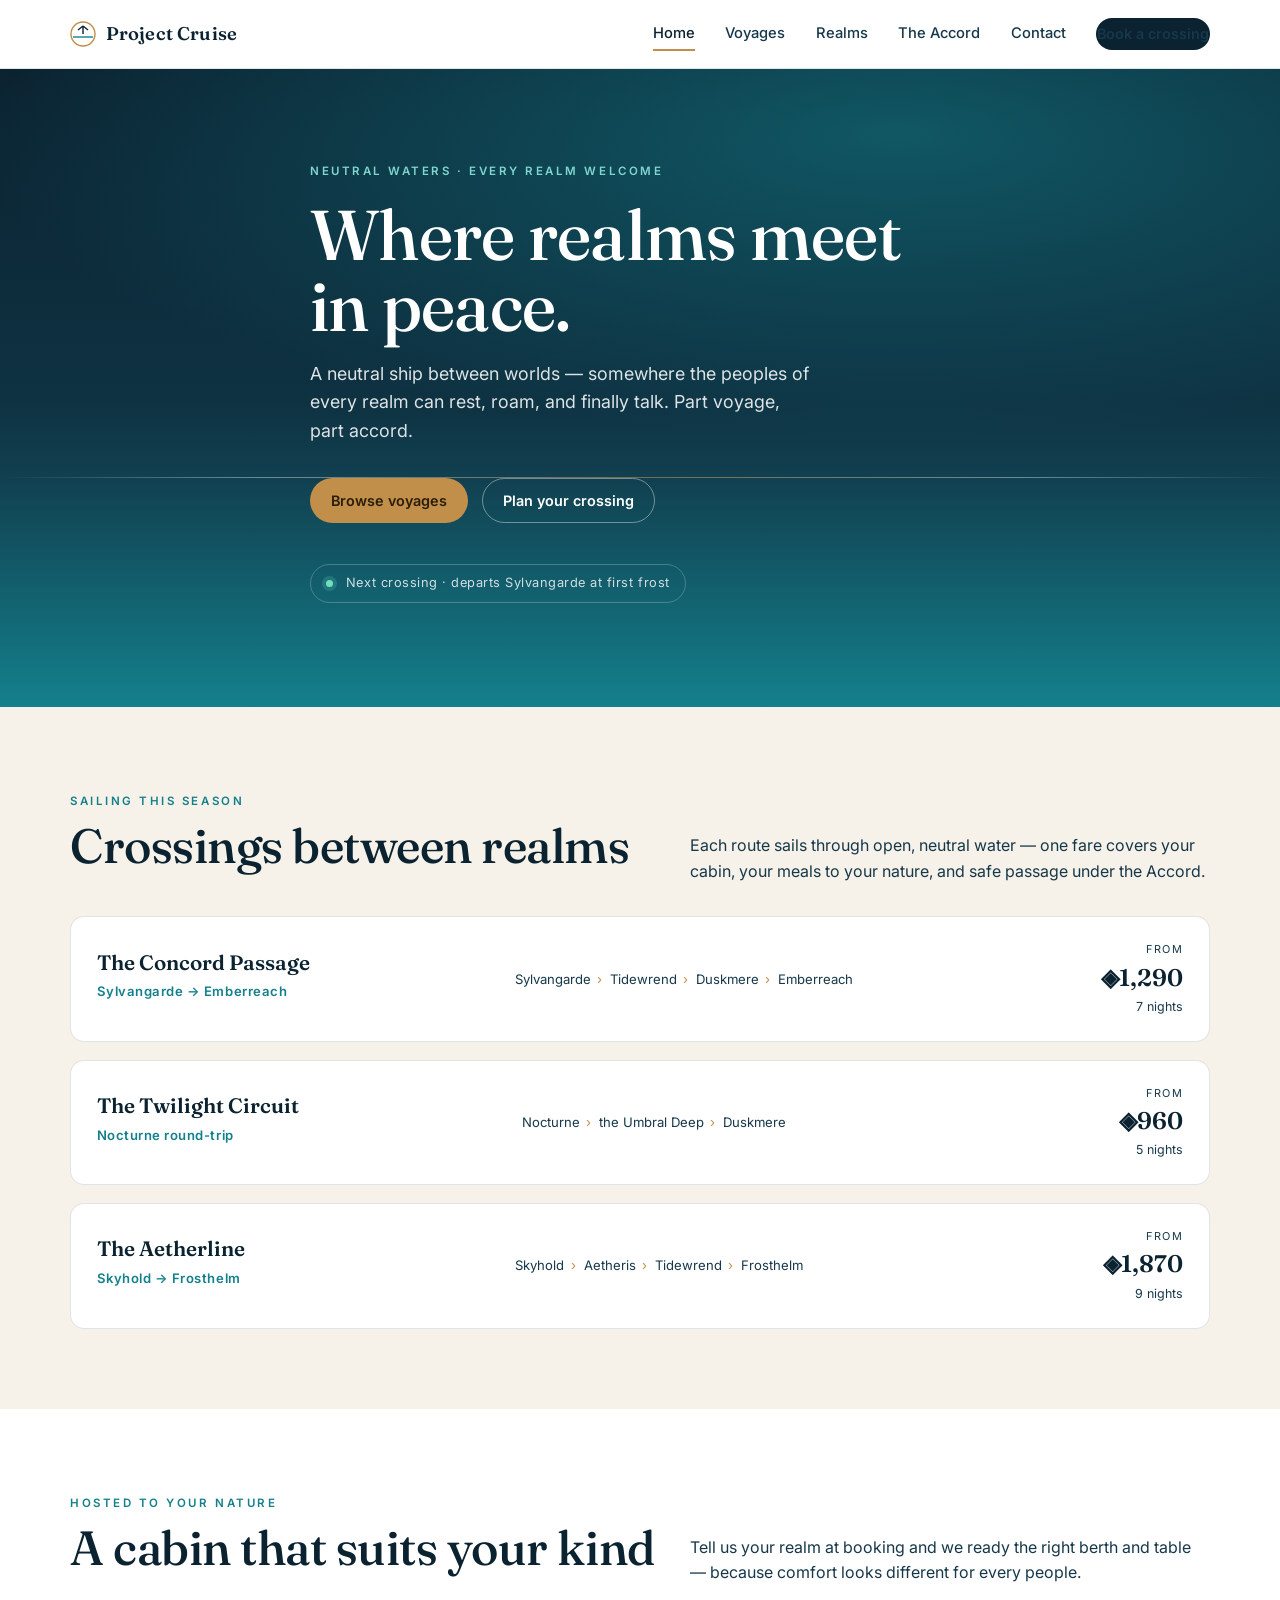
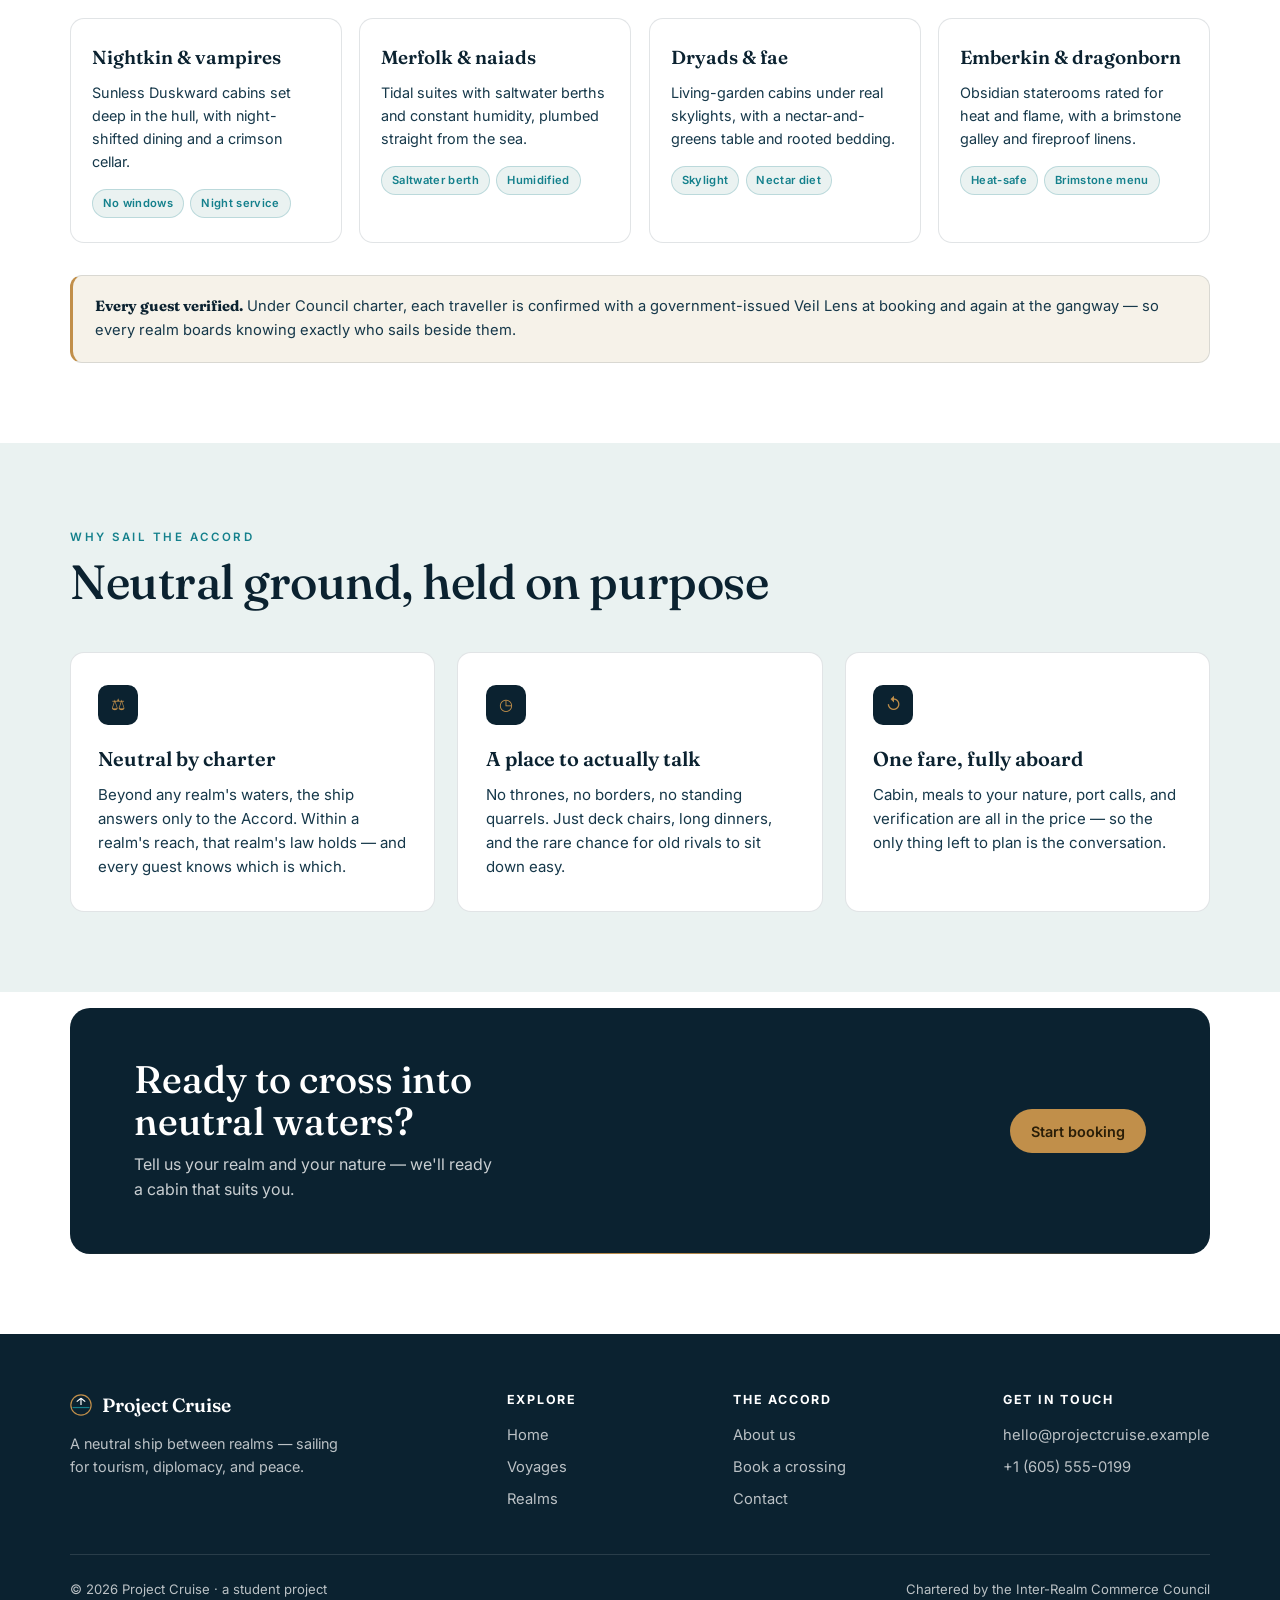
<file: index.html>
<!DOCTYPE html>
<html lang="en">
<head>
    <meta charset="UTF-8">
    <meta name="viewport" content="width=device-width, initial-scale=1.0">
    <title>Project Cruise — Neutral waters between the realms</title>

    <link rel="preconnect" href="https://fonts.googleapis.com">
    <link rel="preconnect" href="https://fonts.gstatic.com" crossorigin>
    <link href="https://fonts.googleapis.com/css2?family=Fraunces:opsz,wght@9..144,400;9..144,500;9..144,600&family=Inter:wght@400;500;600&display=swap" rel="stylesheet">

    <link rel="stylesheet" href="css/cruise.css">
    <script src="js/components.js" defer></script>
</head>
<body>

    <div id="nav-placeholder"></div>

    <section class="hero" style="padding:0">
        <div class="wrap hero-inner">
            <span class="eyebrow" style="color:#7fd6cf">Neutral waters · every realm welcome</span>
            <h1>Where realms meet in peace.</h1>
            <p class="lead">A neutral ship between worlds — somewhere the peoples of every realm can rest, roam, and finally talk. Part voyage, part accord.</p>

            <div class="hero-cta">
                <a class="btn btn-brass" href="cruises.html">Browse voyages</a>
                <a class="btn btn-ghost" href="booking.html">Plan your crossing</a>
            </div>

            <div class="next-departure">
                <span class="dot"></span>Next crossing · departs Sylvangarde at first frost
            </div>
        </div>
    </section>

    <section class="voyages">
        <div class="wrap">
            <div class="sec-head reveal">
                <div>
                    <span class="eyebrow">Sailing this season</span>
                    <h2>Crossings between realms</h2>
                </div>
                <p>Each route sails through open, neutral water — one fare covers your cabin, your meals to your nature, and safe passage under the Accord.</p>
            </div>

            <div class="manifest">
                <article class="voyage reveal">
                    <div>
                        <div class="name">The Concord Passage</div>
                        <div class="route">Sylvangarde → Emberreach</div>
                    </div>

                    <div class="ports">
                        <span>Sylvangarde</span>
                        <span>Tidewrend</span>
                        <span>Duskmere</span>
                        <span>Emberreach</span>
                    </div>

                    <div class="price">
                        <span class="from">From</span>
                        <span class="amt">◈1,290</span>
                        <span class="nights">7 nights</span>
                    </div>
                </article>

                <article class="voyage reveal">
                    <div>
                        <div class="name">The Twilight Circuit</div>
                        <div class="route">Nocturne round-trip</div>
                    </div>

                    <div class="ports">
                        <span>Nocturne</span>
                        <span>the Umbral Deep</span>
                        <span>Duskmere</span>
                    </div>

                    <div class="price">
                        <span class="from">From</span>
                        <span class="amt">◈960</span>
                        <span class="nights">5 nights</span>
                    </div>
                </article>

                <article class="voyage reveal">
                    <div>
                        <div class="name">The Aetherline</div>
                        <div class="route">Skyhold → Frosthelm</div>
                    </div>

                    <div class="ports">
                        <span>Skyhold</span>
                        <span>Aetheris</span>
                        <span>Tidewrend</span>
                        <span>Frosthelm</span>
                    </div>

                    <div class="price">
                        <span class="from">From</span>
                        <span class="amt">◈1,870</span>
                        <span class="nights">9 nights</span>
                    </div>
                </article>
            </div>
        </div>
    </section>

    <section class="species">
        <div class="wrap">
            <div class="sec-head reveal">
                <div>
                    <span class="eyebrow">Hosted to your nature</span>
                    <h2>A cabin that suits your kind</h2>
                </div>

                <p>Tell us your realm at booking and we ready the right berth and table — because comfort looks different for every people.</p>
            </div>

            <div class="species-grid">
                <div class="species-card reveal">
                    <div class="sp">Nightkin &amp; vampires</div>
                    <p>Sunless Duskward cabins set deep in the hull, with night-shifted dining and a crimson cellar.</p>
                    <div class="chips">
                        <span class="chip">No windows</span>
                        <span class="chip">Night service</span>
                    </div>
                </div>

                <div class="species-card reveal">
                    <div class="sp">Merfolk &amp; naiads</div>
                    <p>Tidal suites with saltwater berths and constant humidity, plumbed straight from the sea.</p>
                    <div class="chips">
                        <span class="chip">Saltwater berth</span>
                        <span class="chip">Humidified</span>
                    </div>
                </div>

                <div class="species-card reveal">
                    <div class="sp">Dryads &amp; fae</div>
                    <p>Living-garden cabins under real skylights, with a nectar-and-greens table and rooted bedding.</p>
                    <div class="chips">
                        <span class="chip">Skylight</span>
                        <span class="chip">Nectar diet</span>
                    </div>
                </div>

                <div class="species-card reveal">
                    <div class="sp">Emberkin &amp; dragonborn</div>
                    <p>Obsidian staterooms rated for heat and flame, with a brimstone galley and fireproof linens.</p>
                    <div class="chips">
                        <span class="chip">Heat-safe</span>
                        <span class="chip">Brimstone menu</span>
                    </div>
                </div>
            </div>

            <div class="accord-note reveal">
                <strong>Every guest verified.</strong> Under Council charter, each traveller is confirmed with a government-issued Veil Lens at booking and again at the gangway — so every realm boards knowing exactly who sails beside them.
            </div>
        </div>
    </section>

    <section class="why">
        <div class="wrap">
            <div class="sec-head reveal">
                <div>
                    <span class="eyebrow">Why sail the Accord</span>
                    <h2>Neutral ground, held on purpose</h2>
                </div>
            </div>

            <div class="why-grid">
                <div class="why-card reveal">
                    <div class="mark">⚖</div>
                    <h3>Neutral by charter</h3>
                    <p>Beyond any realm's waters, the ship answers only to the Accord. Within a realm's reach, that realm's law holds — and every guest knows which is which.</p>
                </div>

                <div class="why-card reveal">
                    <div class="mark">◷</div>
                    <h3>A place to actually talk</h3>
                    <p>No thrones, no borders, no standing quarrels. Just deck chairs, long dinners, and the rare chance for old rivals to sit down easy.</p>
                </div>

                <div class="why-card reveal">
                    <div class="mark">↺</div>
                    <h3>One fare, fully aboard</h3>
                    <p>Cabin, meals to your nature, port calls, and verification are all in the price — so the only thing left to plan is the conversation.</p>
                </div>
            </div>
        </div>
    </section>

    <section style="padding:1rem 0 5rem">
        <div class="wrap">
            <div class="cta-band reveal">
                <div>
                    <h2>Ready to cross into neutral waters?</h2>
                    <p>Tell us your realm and your nature — we'll ready a cabin that suits you.</p>
                </div>

                <a class="btn btn-brass" href="booking.html">Start booking</a>
            </div>
        </div>
    </section>

    <div id="footer-placeholder"></div>

    <script>
        const io = new IntersectionObserver((entries) => {
            entries.forEach(entry => {
                if (entry.isIntersecting) {
                    entry.target.classList.add('in');
                    io.unobserve(entry.target);
                }
            });
        }, { threshold: .15 });

        document.querySelectorAll('.reveal').forEach(element => io.observe(element));
    </script>

</body>
</html>
</file>
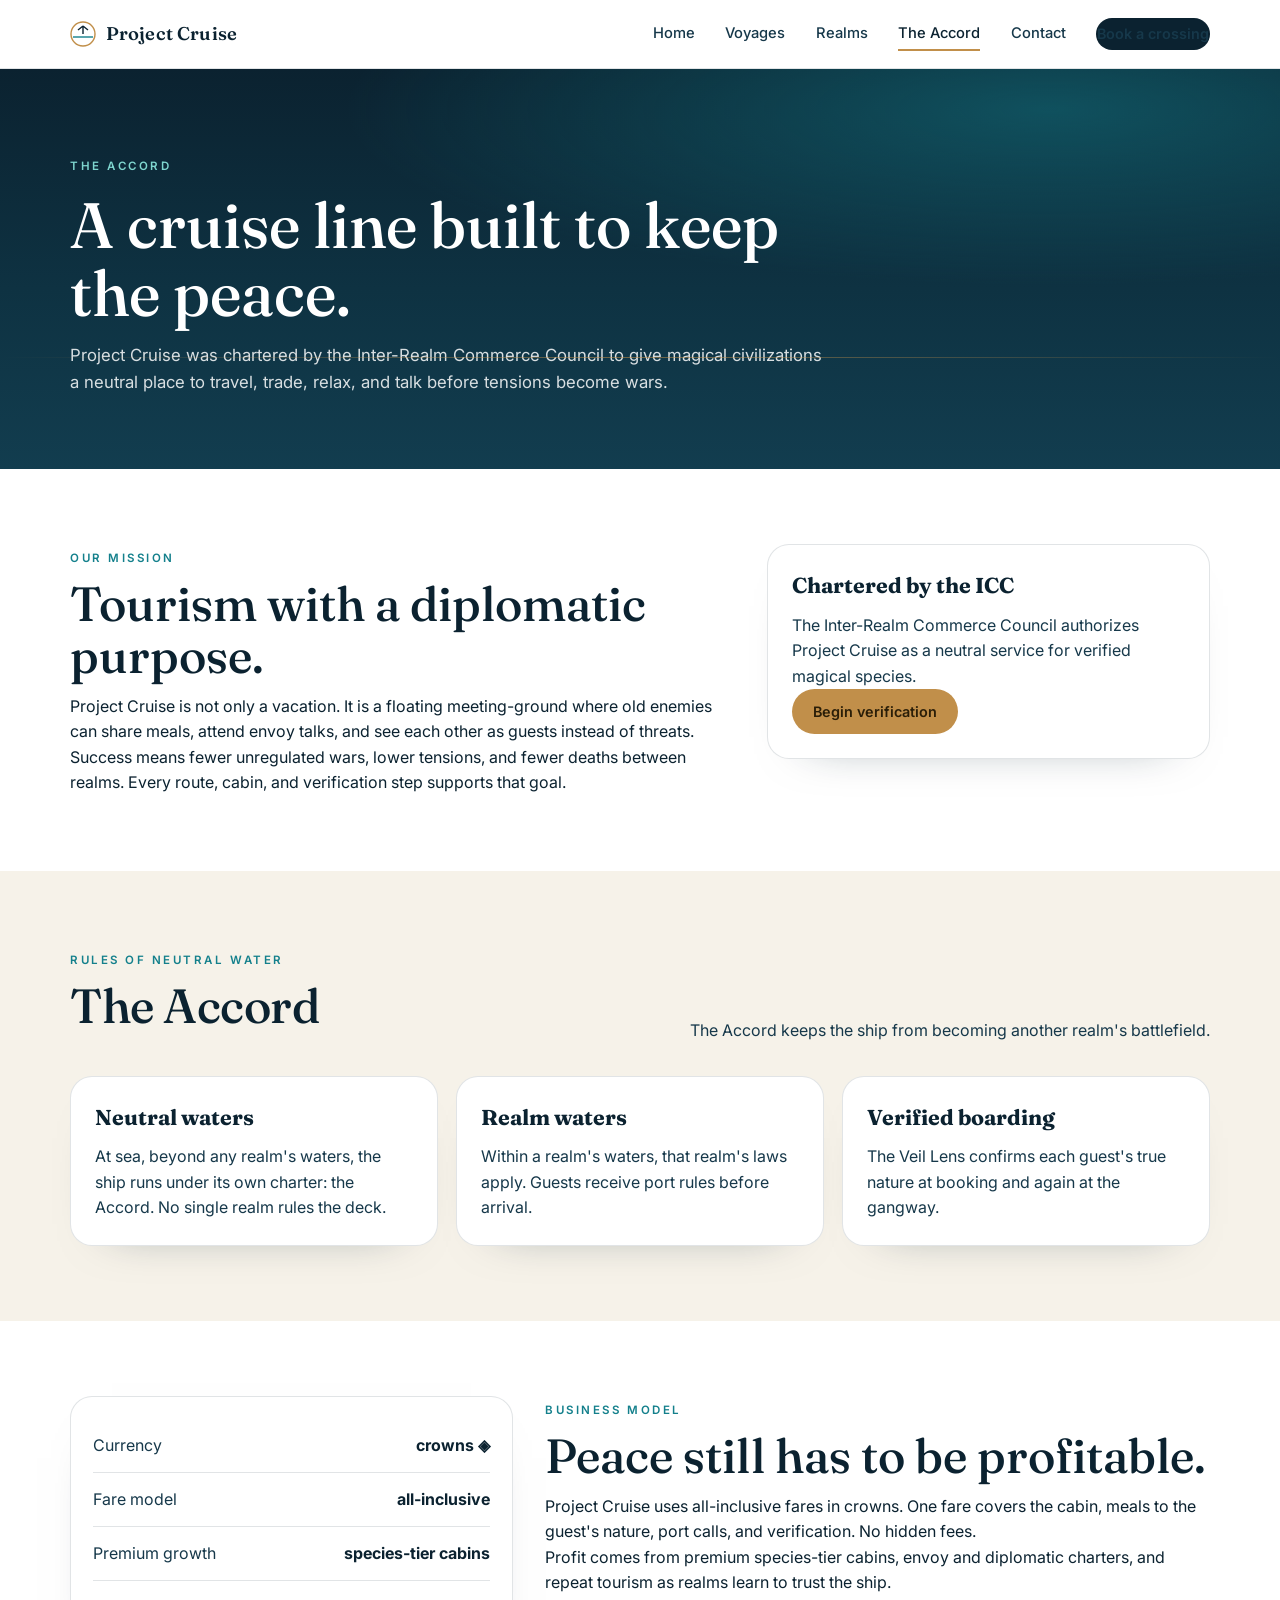
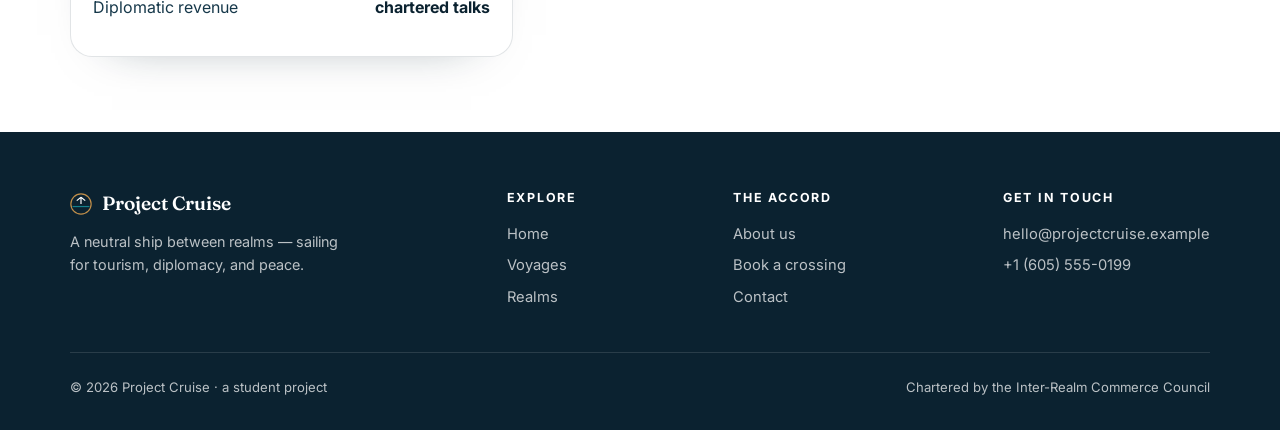
<file: about.html>
<!DOCTYPE html>
<html lang="en">
<head>
    <meta charset="UTF-8">
    <meta name="viewport" content="width=device-width, initial-scale=1.0">
    <title>The Accord — Project Cruise</title>
    <link rel="preconnect" href="https://fonts.googleapis.com">
    <link rel="preconnect" href="https://fonts.gstatic.com" crossorigin>
    <link href="https://fonts.googleapis.com/css2?family=Fraunces:opsz,wght@9..144,400;9..144,500;9..144,600&family=Inter:wght@400;500;600&display=swap" rel="stylesheet">
    <link rel="stylesheet" href="css/cruise.css">
    <script src="js/components.js" defer></script>
    <script src="js/main.js" defer></script>
</head>
<body>
    <div id="nav-placeholder"></div>

    <main>
        <section class="page-hero">
            <div class="wrap">
                <span class="eyebrow">The Accord</span>
                <h1>A cruise line built to keep the peace.</h1>
                <p>Project Cruise was chartered by the Inter-Realm Commerce Council to give magical civilizations a neutral place to travel, trade, relax, and talk before tensions become wars.</p>
            </div>
        </section>

        <section class="content-section">
            <div class="wrap split-grid">
                <div>
                    <span class="eyebrow">Our mission</span>
                    <h2>Tourism with a diplomatic purpose.</h2>
                    <p>Project Cruise is not only a vacation. It is a floating meeting-ground where old enemies can share meals, attend envoy talks, and see each other as guests instead of threats.</p>
                    <p>Success means fewer unregulated wars, lower tensions, and fewer deaths between realms. Every route, cabin, and verification step supports that goal.</p>
                </div>
                <aside class="callout-card">
                    <h3>Chartered by the ICC</h3>
                    <p>The Inter-Realm Commerce Council authorizes Project Cruise as a neutral service for verified magical species.</p>
                    <a class="btn btn-brass" href="booking.html">Begin verification</a>
                </aside>
            </div>
        </section>

        <section class="content-section alt">
            <div class="wrap">
                <div class="sec-head reveal">
                    <div>
                        <span class="eyebrow">Rules of neutral water</span>
                        <h2>The Accord</h2>
                    </div>
                    <p>The Accord keeps the ship from becoming another realm's battlefield.</p>
                </div>
                <div class="card-grid three">
                    <article class="info-card reveal">
                        <h3>Neutral waters</h3>
                        <p>At sea, beyond any realm's waters, the ship runs under its own charter: the Accord. No single realm rules the deck.</p>
                    </article>
                    <article class="info-card reveal">
                        <h3>Realm waters</h3>
                        <p>Within a realm's waters, that realm's laws apply. Guests receive port rules before arrival.</p>
                    </article>
                    <article class="info-card reveal">
                        <h3>Verified boarding</h3>
                        <p>The Veil Lens confirms each guest's true nature at booking and again at the gangway.</p>
                    </article>
                </div>
            </div>
        </section>

        <section class="content-section">
            <div class="wrap split-grid reverse-split">
                <div>
                    <span class="eyebrow">Business model</span>
                    <h2>Peace still has to be profitable.</h2>
                    <p>Project Cruise uses all-inclusive fares in crowns. One fare covers the cabin, meals to the guest's nature, port calls, and verification. No hidden fees.</p>
                    <p>Profit comes from premium species-tier cabins, envoy and diplomatic charters, and repeat tourism as realms learn to trust the ship.</p>
                </div>
                <div class="mini-ledger">
                    <div><span>Currency</span><strong>crowns ◈</strong></div>
                    <div><span>Fare model</span><strong>all-inclusive</strong></div>
                    <div><span>Premium growth</span><strong>species-tier cabins</strong></div>
                    <div><span>Diplomatic revenue</span><strong>chartered talks</strong></div>
                </div>
            </div>
        </section>
    </main>

    <div id="footer-placeholder"></div>
</body>
</html>
</file>
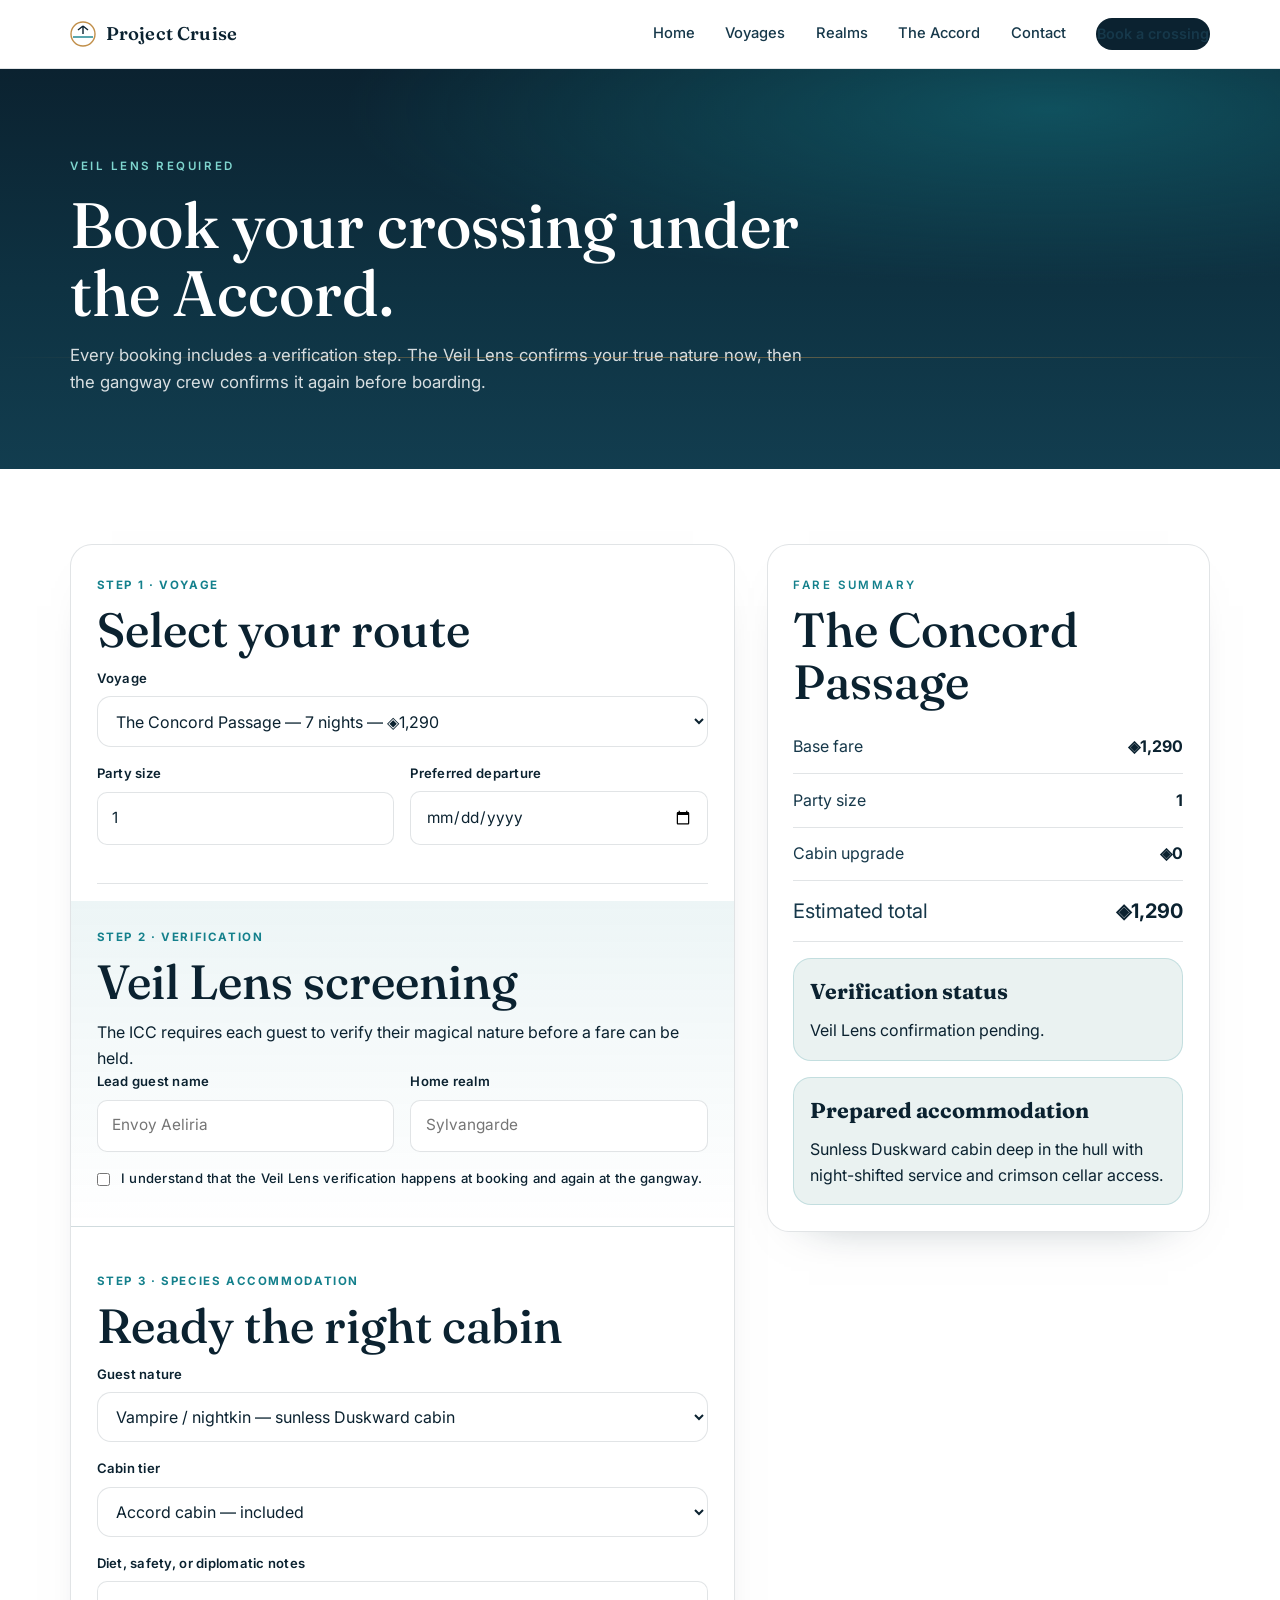
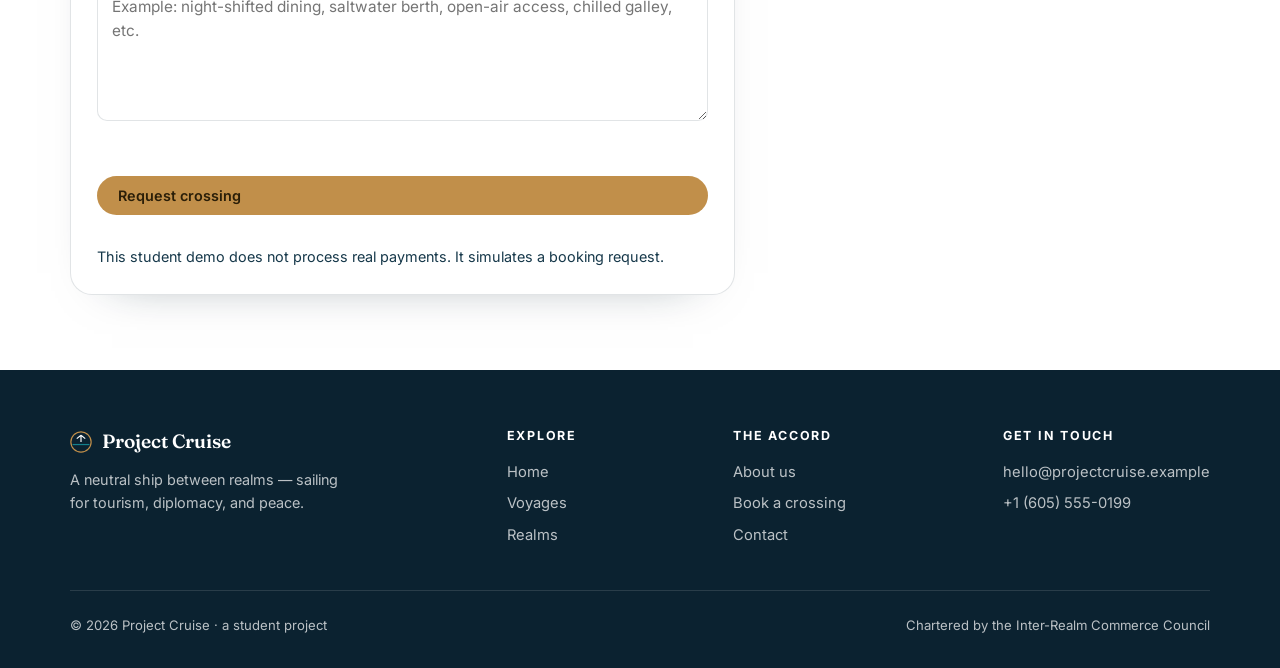
<file: booking.html>
<!DOCTYPE html>
<html lang="en">
<head>
    <meta charset="UTF-8">
    <meta name="viewport" content="width=device-width, initial-scale=1.0">
    <title>Book a Crossing — Project Cruise</title>
    <link rel="preconnect" href="https://fonts.googleapis.com">
    <link rel="preconnect" href="https://fonts.gstatic.com" crossorigin>
    <link href="https://fonts.googleapis.com/css2?family=Fraunces:opsz,wght@9..144,400;9..144,500;9..144,600&family=Inter:wght@400;500;600&display=swap" rel="stylesheet">
    <link rel="stylesheet" href="css/cruise.css">
    <script src="js/components.js" defer></script>
    <script src="js/booking.js" defer></script>
    <script src="js/main.js" defer></script>
</head>
<body>
    <div id="nav-placeholder"></div>

    <main>
        <section class="page-hero">
            <div class="wrap">
                <span class="eyebrow">Veil Lens required</span>
                <h1>Book your crossing under the Accord.</h1>
                <p>Every booking includes a verification step. The Veil Lens confirms your true nature now, then the gangway crew confirms it again before boarding.</p>
            </div>
        </section>

        <section class="content-section booking-section">
            <div class="wrap booking-grid">
                <form class="booking-form" id="bookingForm">
                    <div class="form-step">
                        <span class="step-label">Step 1 · Voyage</span>
                        <h2>Select your route</h2>
                        <div class="field">
                            <label for="voyage">Voyage</label>
                            <select id="voyage" name="voyage" required>
                                <option value="concord" data-price="1290">The Concord Passage — 7 nights — ◈1,290</option>
                                <option value="twilight" data-price="960">The Twilight Circuit — 5 nights — ◈960</option>
                                <option value="aetherline" data-price="1870">The Aetherline — 9 nights — ◈1,870</option>
                            </select>
                        </div>
                        <div class="row2">
                            <div class="field">
                                <label for="partySize">Party size</label>
                                <input id="partySize" name="partySize" type="number" min="1" max="8" value="1" required>
                            </div>
                            <div class="field">
                                <label for="date">Preferred departure</label>
                                <input id="date" name="date" type="date" required>
                            </div>
                        </div>
                    </div>

                    <div class="form-step verified-step">
                        <span class="step-label">Step 2 · Verification</span>
                        <h2>Veil Lens screening</h2>
                        <p>The ICC requires each guest to verify their magical nature before a fare can be held.</p>
                        <div class="row2">
                            <div class="field">
                                <label for="guestName">Lead guest name</label>
                                <input id="guestName" name="guestName" type="text" placeholder="Envoy Aeliria" required>
                            </div>
                            <div class="field">
                                <label for="realm">Home realm</label>
                                <input id="realm" name="realm" type="text" placeholder="Sylvangarde" required>
                            </div>
                        </div>
                        <div class="field check-field">
                            <label>
                                <input id="veilConfirm" name="veilConfirm" type="checkbox" required>
                                I understand that the Veil Lens verification happens at booking and again at the gangway.
                            </label>
                        </div>
                    </div>

                    <div class="form-step">
                        <span class="step-label">Step 3 · Species accommodation</span>
                        <h2>Ready the right cabin</h2>
                        <div class="field">
                            <label for="species">Guest nature</label>
                            <select id="species" name="species" required>
                                <option value="nightkin">Vampire / nightkin — sunless Duskward cabin</option>
                                <option value="merfolk">Merfolk / naiad — tidal saltwater suite</option>
                                <option value="dryad">Dryad / fae — living-garden cabin</option>
                                <option value="emberkin">Emberkin / dragonkin — obsidian heat-rated stateroom</option>
                                <option value="frostfolk">Frost-folk — chilled below-freezing cabin</option>
                                <option value="griffonkin">Griffonkin / skyfolk — upper-deck perch cabin</option>
                            </select>
                        </div>
                        <div class="field">
                            <label for="tier">Cabin tier</label>
                            <select id="tier" name="tier" required>
                                <option value="0">Accord cabin — included</option>
                                <option value="340">Species-tier suite — +◈340 per guest</option>
                                <option value="710">Envoy charter room — +◈710 per guest</option>
                            </select>
                        </div>
                        <div class="field">
                            <label for="notes">Diet, safety, or diplomatic notes</label>
                            <textarea id="notes" name="notes" placeholder="Example: night-shifted dining, saltwater berth, open-air access, chilled galley, etc."></textarea>
                        </div>
                    </div>

                    <button class="btn btn-brass" type="submit">Request crossing</button>
                    <p class="form-note">This student demo does not process real payments. It simulates a booking request.</p>
                </form>

                <aside class="booking-summary" aria-live="polite">
                    <span class="eyebrow">Fare summary</span>
                    <h2 id="summaryVoyage">The Concord Passage</h2>
                    <div class="summary-row"><span>Base fare</span><strong id="baseFare">◈1,290</strong></div>
                    <div class="summary-row"><span>Party size</span><strong id="summaryParty">1</strong></div>
                    <div class="summary-row"><span>Cabin upgrade</span><strong id="upgradeFare">◈0</strong></div>
                    <div class="summary-row total"><span>Estimated total</span><strong id="totalFare">◈1,290</strong></div>
                    <div class="verification-card">
                        <h3>Verification status</h3>
                        <p id="verificationStatus">Veil Lens confirmation pending.</p>
                    </div>
                    <div class="verification-card">
                        <h3>Prepared accommodation</h3>
                        <p id="accommodationText">Sunless Duskward cabin with night-shifted service.</p>
                    </div>
                    <div class="success" id="bookingSuccess" role="status">
                        <strong>Crossing requested.</strong> The harbour chancery will review your Veil Lens details and reply within one day.
                    </div>
                </aside>
            </div>
        </section>
    </main>

    <div id="footer-placeholder"></div>
</body>
</html>
</file>
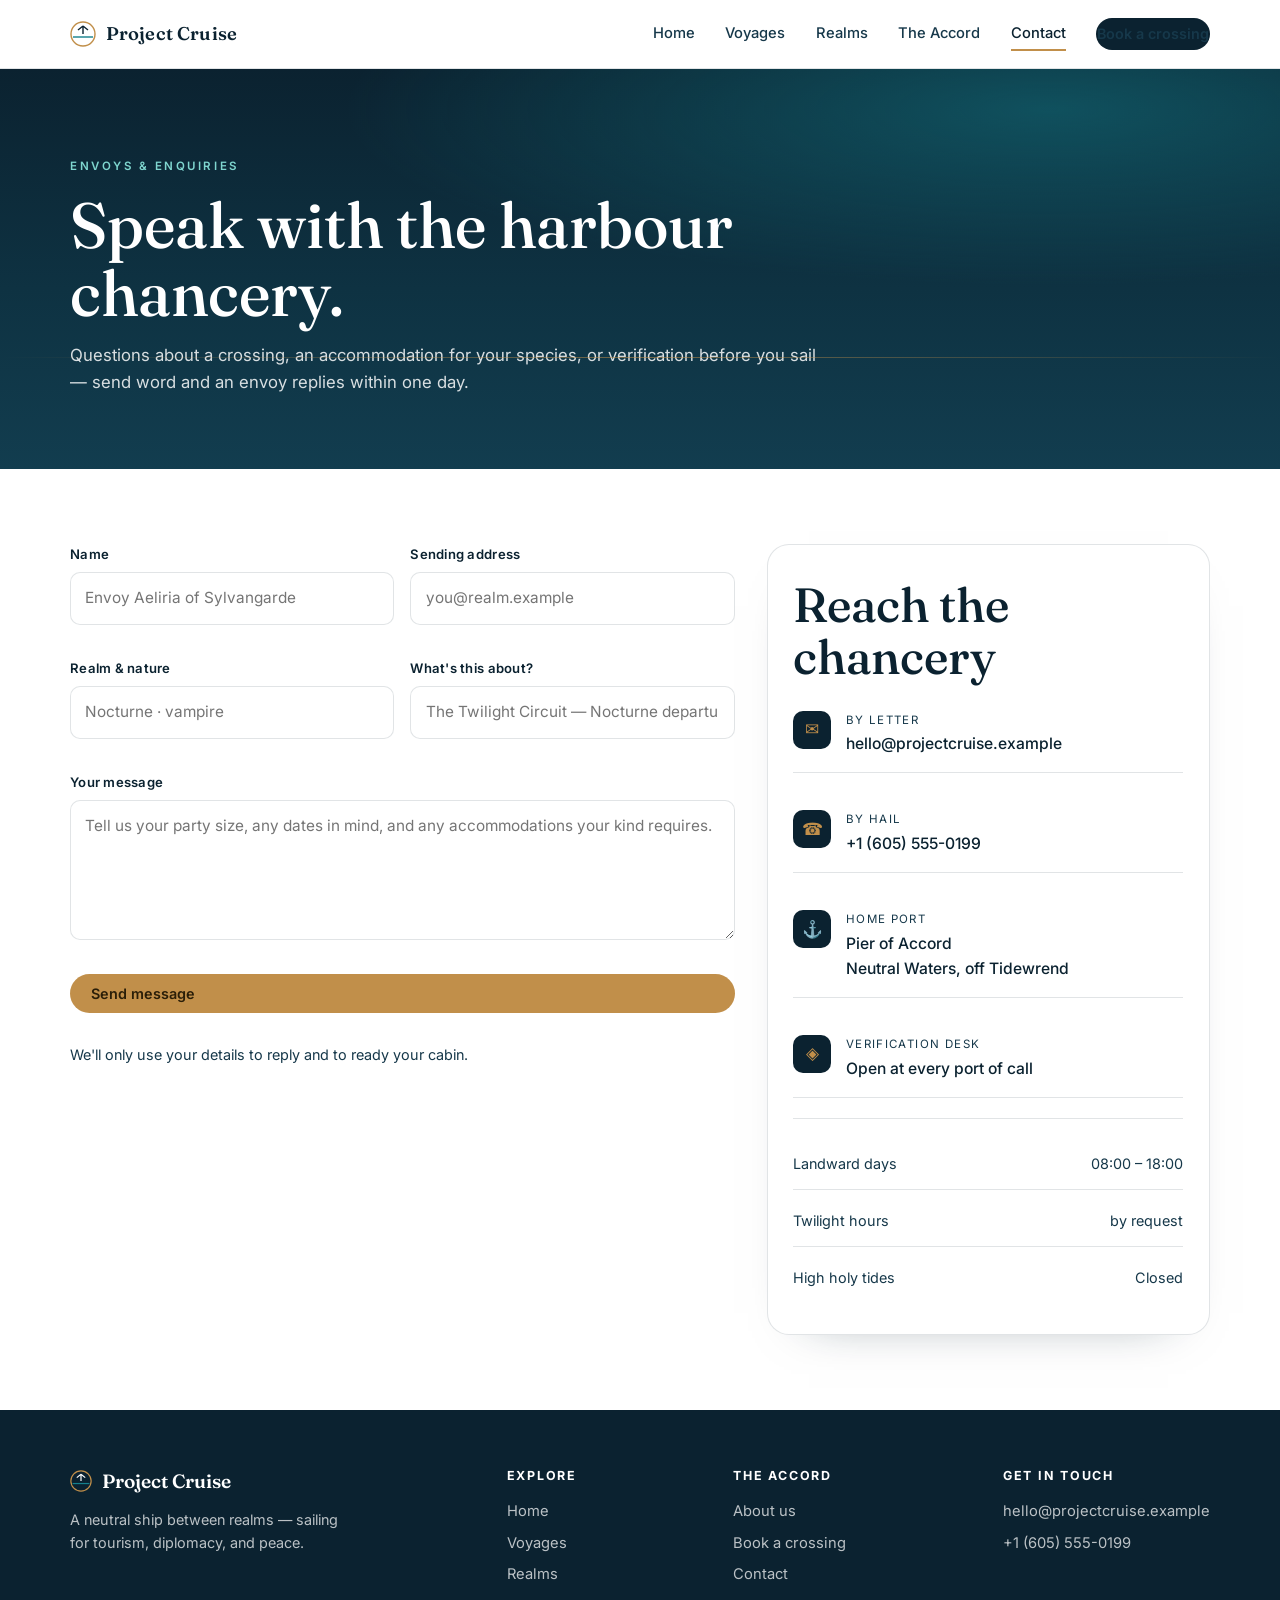
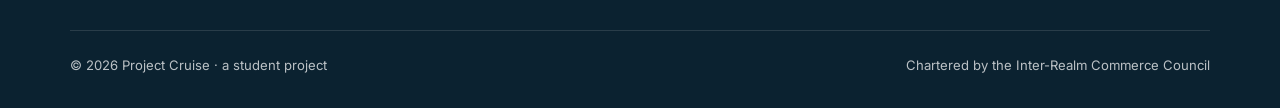
<file: contact.html>
<!DOCTYPE html>
<html lang="en">
<head>
    <meta charset="UTF-8">
    <meta name="viewport" content="width=device-width, initial-scale=1.0">
    <title>Contact — Project Cruise</title>
    <link rel="preconnect" href="https://fonts.googleapis.com">
    <link rel="preconnect" href="https://fonts.gstatic.com" crossorigin>
    <link href="https://fonts.googleapis.com/css2?family=Fraunces:opsz,wght@9..144,400;9..144,500;9..144,600&family=Inter:wght@400;500;600&display=swap" rel="stylesheet">
    <link rel="stylesheet" href="css/cruise.css">
    <script src="js/components.js" defer></script>
    <script src="js/main.js" defer></script>
</head>
<body>
    <div id="nav-placeholder"></div>

    <main>
        <section class="page-hero">
            <div class="wrap">
                <span class="eyebrow">Envoys & enquiries</span>
                <h1>Speak with the harbour chancery.</h1>
                <p>Questions about a crossing, an accommodation for your species, or verification before you sail — send word and an envoy replies within one day.</p>
            </div>
        </section>

        <section class="contact content-section">
            <div class="wrap contact-grid">
                <div>
                    <div class="success" id="success" role="status" aria-live="polite">
                        <strong>Word received.</strong> Thank you — an envoy will reply to the address you gave within one day, neutral time.
                    </div>
                    <form id="contactForm" novalidate>
                        <div class="row2">
                            <div class="field">
                                <label for="name">Name</label>
                                <input id="name" name="name" type="text" autocomplete="name" required placeholder="Envoy Aeliria of Sylvangarde">
                            </div>
                            <div class="field">
                                <label for="email">Sending address</label>
                                <input id="email" name="email" type="email" autocomplete="email" required placeholder="you@realm.example">
                            </div>
                        </div>
                        <div class="row2">
                            <div class="field">
                                <label for="realm">Realm & nature</label>
                                <input id="realm" name="realm" type="text" placeholder="Nocturne · vampire">
                            </div>
                            <div class="field">
                                <label for="subject">What's this about?</label>
                                <input id="subject" name="subject" type="text" placeholder="The Twilight Circuit — Nocturne departure">
                            </div>
                        </div>
                        <div class="field">
                            <label for="message">Your message</label>
                            <textarea id="message" name="message" required placeholder="Tell us your party size, any dates in mind, and any accommodations your kind requires."></textarea>
                        </div>
                        <button class="btn btn-brass" type="submit">Send message</button>
                        <span class="form-note">We'll only use your details to reply and to ready your cabin.</span>
                    </form>
                </div>

                <aside class="details">
                    <h2>Reach the chancery</h2>
                    <div class="detail"><div class="ic">✉</div><div><div class="lab">By letter</div><div class="val"><a href="mailto:hello@projectcruise.example">hello@projectcruise.example</a></div></div></div>
                    <div class="detail"><div class="ic">☎</div><div><div class="lab">By hail</div><div class="val"><a href="tel:+16055550199">+1 (605) 555-0199</a></div></div></div>
                    <div class="detail"><div class="ic">⚓</div><div><div class="lab">Home port</div><div class="val">Pier of Accord<br>Neutral Waters, off Tidewrend</div></div></div>
                    <div class="detail"><div class="ic">◈</div><div><div class="lab">Verification desk</div><div class="val">Open at every port of call</div></div></div>
                    <div class="hours">
                        <div><span>Landward days</span><span>08:00 – 18:00</span></div>
                        <div><span>Twilight hours</span><span>by request</span></div>
                        <div><span>High holy tides</span><span>Closed</span></div>
                    </div>
                </aside>
            </div>
        </section>
    </main>

    <div id="footer-placeholder"></div>
</body>
</html>
</file>
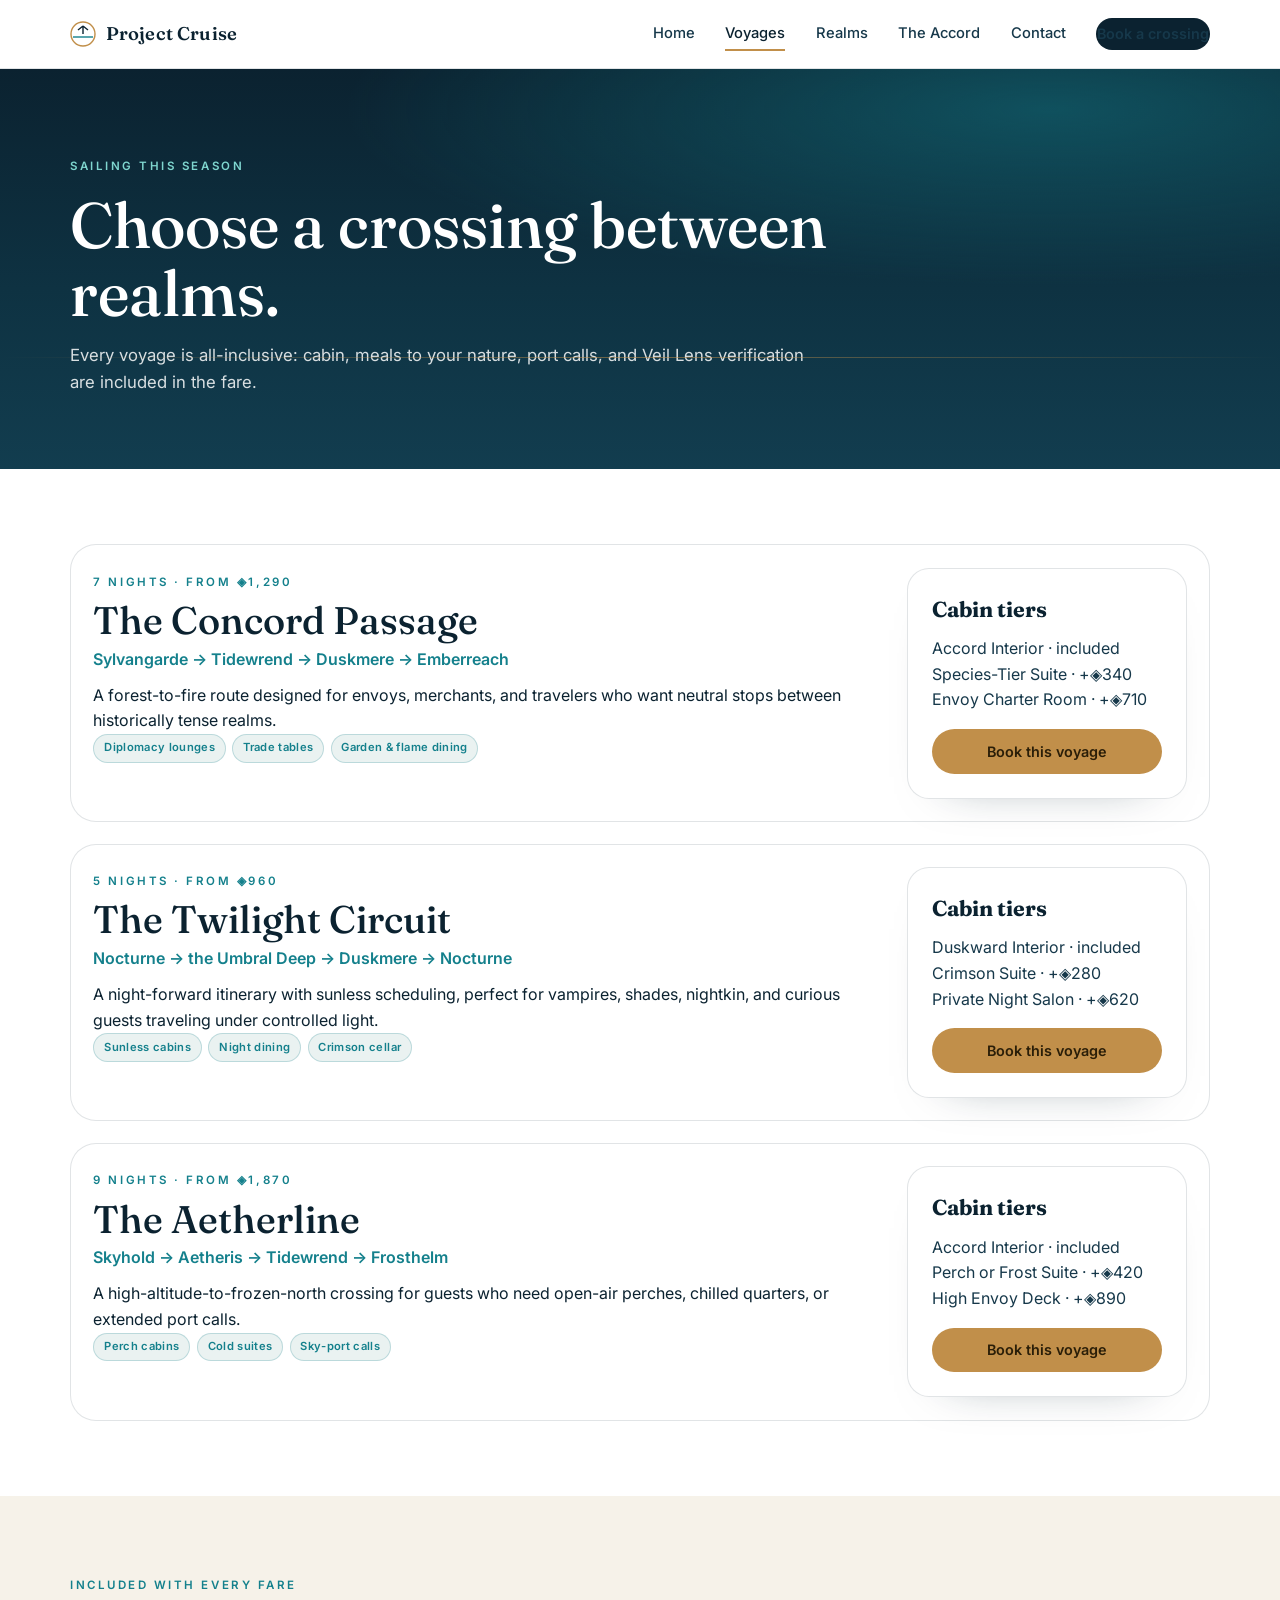
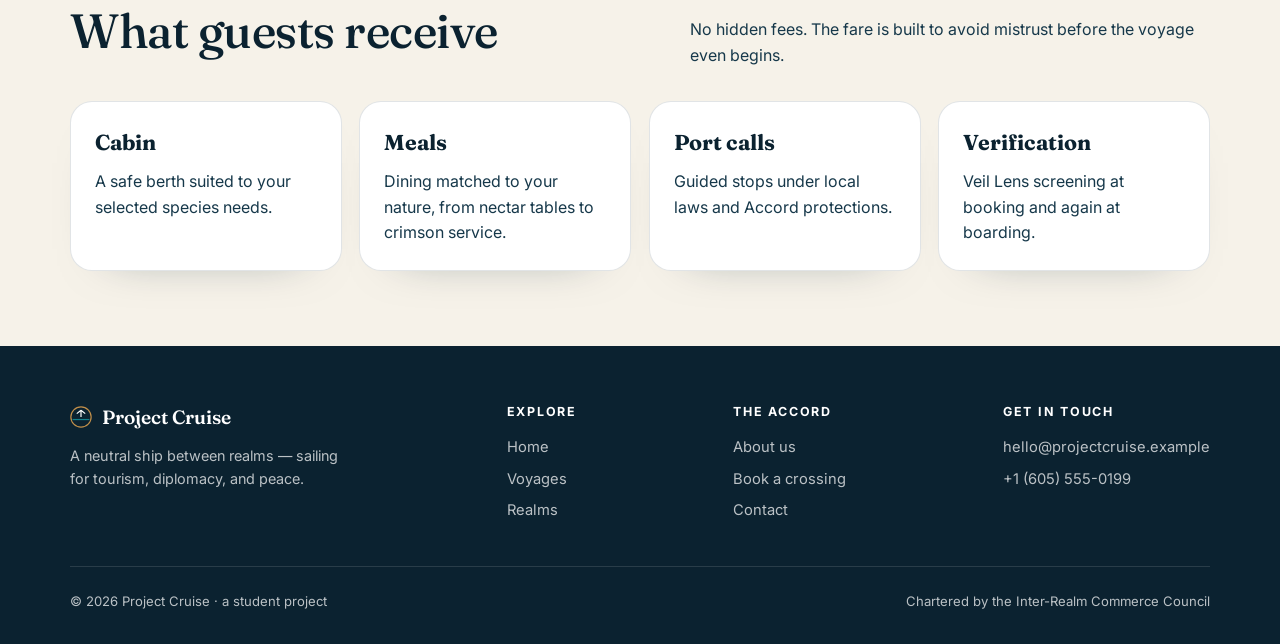
<file: cruises.html>
<!DOCTYPE html>
<html lang="en">
<head>
    <meta charset="UTF-8">
    <meta name="viewport" content="width=device-width, initial-scale=1.0">
    <title>Voyages — Project Cruise</title>
    <link rel="preconnect" href="https://fonts.googleapis.com">
    <link rel="preconnect" href="https://fonts.gstatic.com" crossorigin>
    <link href="https://fonts.googleapis.com/css2?family=Fraunces:opsz,wght@9..144,400;9..144,500;9..144,600&family=Inter:wght@400;500;600&display=swap" rel="stylesheet">
    <link rel="stylesheet" href="css/cruise.css">
    <script src="js/components.js" defer></script>
    <script src="js/main.js" defer></script>
</head>
<body>
    <div id="nav-placeholder"></div>

    <main>
        <section class="page-hero">
            <div class="wrap">
                <span class="eyebrow">Sailing this season</span>
                <h1>Choose a crossing between realms.</h1>
                <p>Every voyage is all-inclusive: cabin, meals to your nature, port calls, and Veil Lens verification are included in the fare.</p>
            </div>
        </section>

        <section class="content-section">
            <div class="wrap voyage-list">
                <article class="voyage-detail reveal">
                    <div class="voyage-main">
                        <span class="eyebrow">7 nights · from ◈1,290</span>
                        <h2>The Concord Passage</h2>
                        <p class="route">Sylvangarde → Tidewrend → Duskmere → Emberreach</p>
                        <p>A forest-to-fire route designed for envoys, merchants, and travelers who want neutral stops between historically tense realms.</p>
                        <div class="chips"><span class="chip">Diplomacy lounges</span><span class="chip">Trade tables</span><span class="chip">Garden & flame dining</span></div>
                    </div>
                    <aside class="fare-card">
                        <h3>Cabin tiers</h3>
                        <p>Accord Interior · included</p>
                        <p>Species-Tier Suite · +◈340</p>
                        <p>Envoy Charter Room · +◈710</p>
                        <a class="btn btn-brass" href="booking.html">Book this voyage</a>
                    </aside>
                </article>

                <article class="voyage-detail reveal">
                    <div class="voyage-main">
                        <span class="eyebrow">5 nights · from ◈960</span>
                        <h2>The Twilight Circuit</h2>
                        <p class="route">Nocturne → the Umbral Deep → Duskmere → Nocturne</p>
                        <p>A night-forward itinerary with sunless scheduling, perfect for vampires, shades, nightkin, and curious guests traveling under controlled light.</p>
                        <div class="chips"><span class="chip">Sunless cabins</span><span class="chip">Night dining</span><span class="chip">Crimson cellar</span></div>
                    </div>
                    <aside class="fare-card">
                        <h3>Cabin tiers</h3>
                        <p>Duskward Interior · included</p>
                        <p>Crimson Suite · +◈280</p>
                        <p>Private Night Salon · +◈620</p>
                        <a class="btn btn-brass" href="booking.html">Book this voyage</a>
                    </aside>
                </article>

                <article class="voyage-detail reveal">
                    <div class="voyage-main">
                        <span class="eyebrow">9 nights · from ◈1,870</span>
                        <h2>The Aetherline</h2>
                        <p class="route">Skyhold → Aetheris → Tidewrend → Frosthelm</p>
                        <p>A high-altitude-to-frozen-north crossing for guests who need open-air perches, chilled quarters, or extended port calls.</p>
                        <div class="chips"><span class="chip">Perch cabins</span><span class="chip">Cold suites</span><span class="chip">Sky-port calls</span></div>
                    </div>
                    <aside class="fare-card">
                        <h3>Cabin tiers</h3>
                        <p>Accord Interior · included</p>
                        <p>Perch or Frost Suite · +◈420</p>
                        <p>High Envoy Deck · +◈890</p>
                        <a class="btn btn-brass" href="booking.html">Book this voyage</a>
                    </aside>
                </article>
            </div>
        </section>

        <section class="content-section alt">
            <div class="wrap">
                <div class="sec-head reveal">
                    <div>
                        <span class="eyebrow">Included with every fare</span>
                        <h2>What guests receive</h2>
                    </div>
                    <p>No hidden fees. The fare is built to avoid mistrust before the voyage even begins.</p>
                </div>
                <div class="card-grid four">
                    <div class="info-card"><h3>Cabin</h3><p>A safe berth suited to your selected species needs.</p></div>
                    <div class="info-card"><h3>Meals</h3><p>Dining matched to your nature, from nectar tables to crimson service.</p></div>
                    <div class="info-card"><h3>Port calls</h3><p>Guided stops under local laws and Accord protections.</p></div>
                    <div class="info-card"><h3>Verification</h3><p>Veil Lens screening at booking and again at boarding.</p></div>
                </div>
            </div>
        </section>
    </main>

    <div id="footer-placeholder"></div>
</body>
</html>
</file>
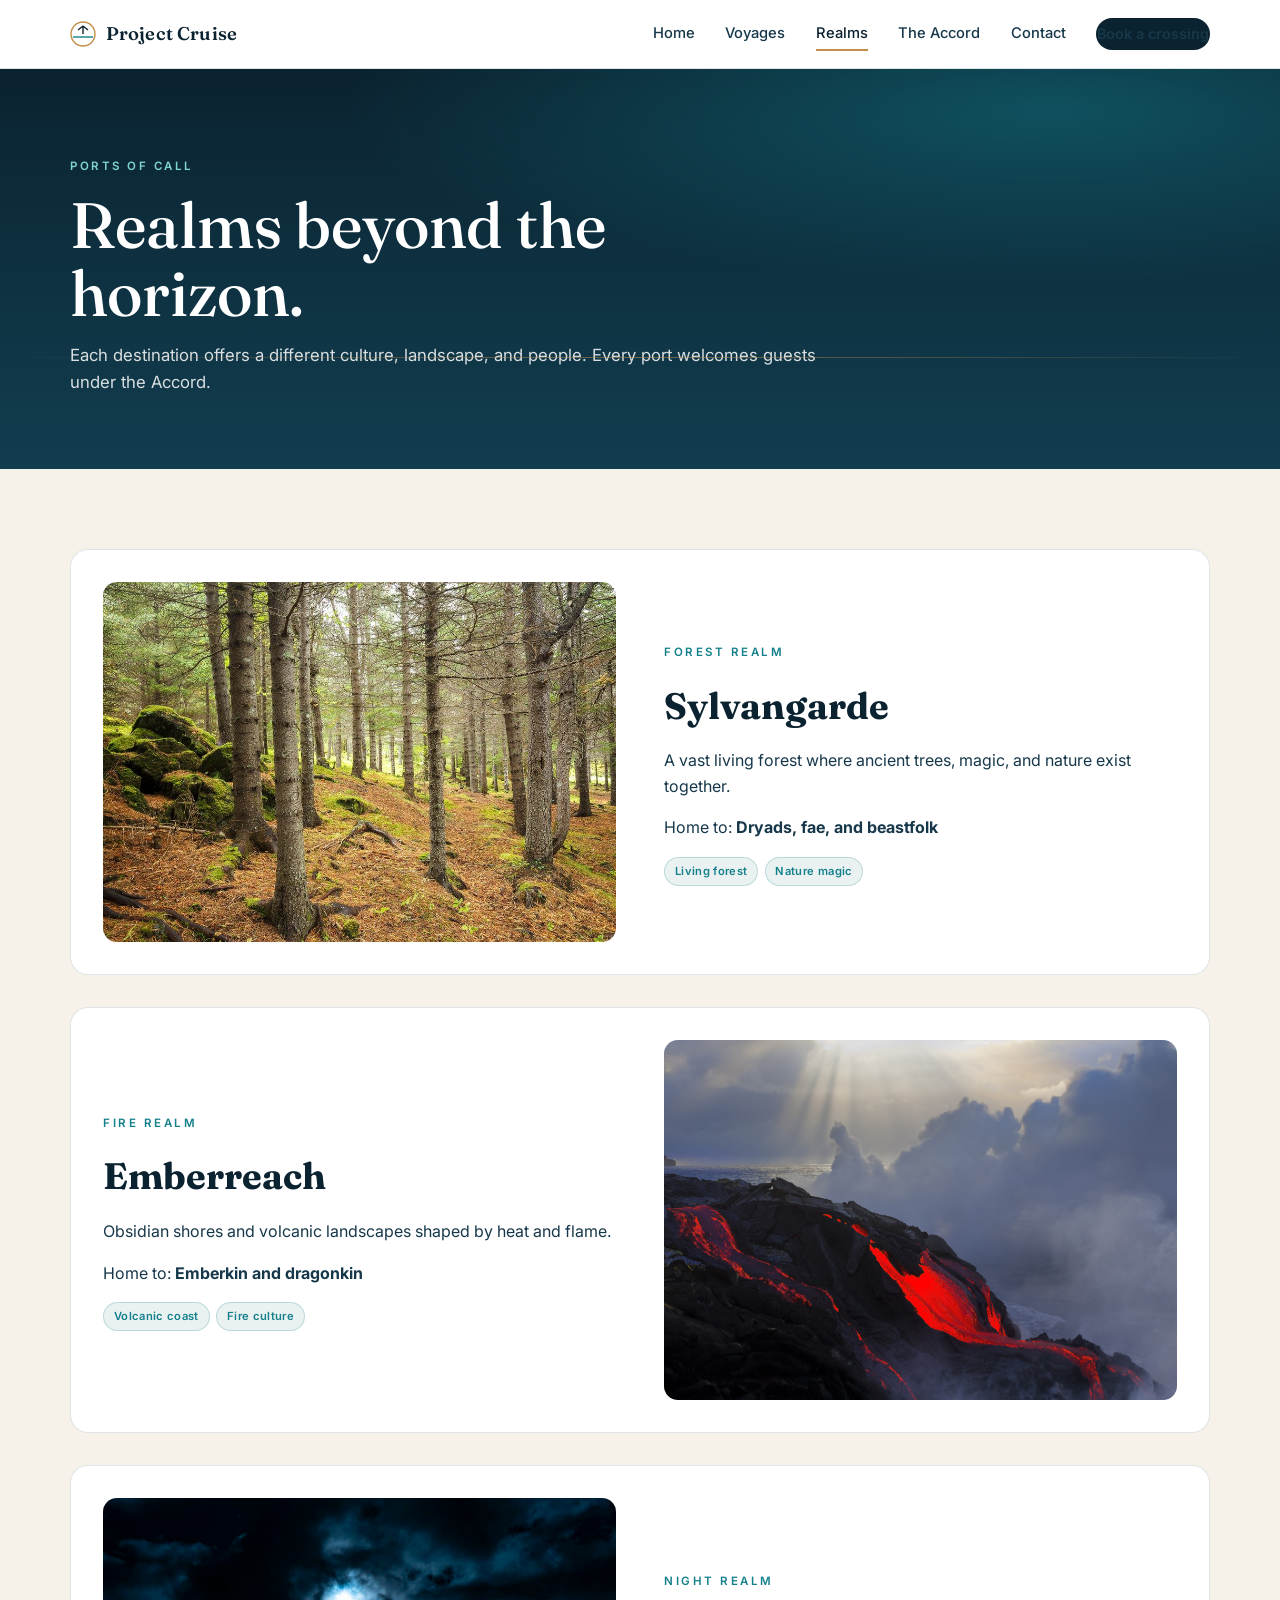
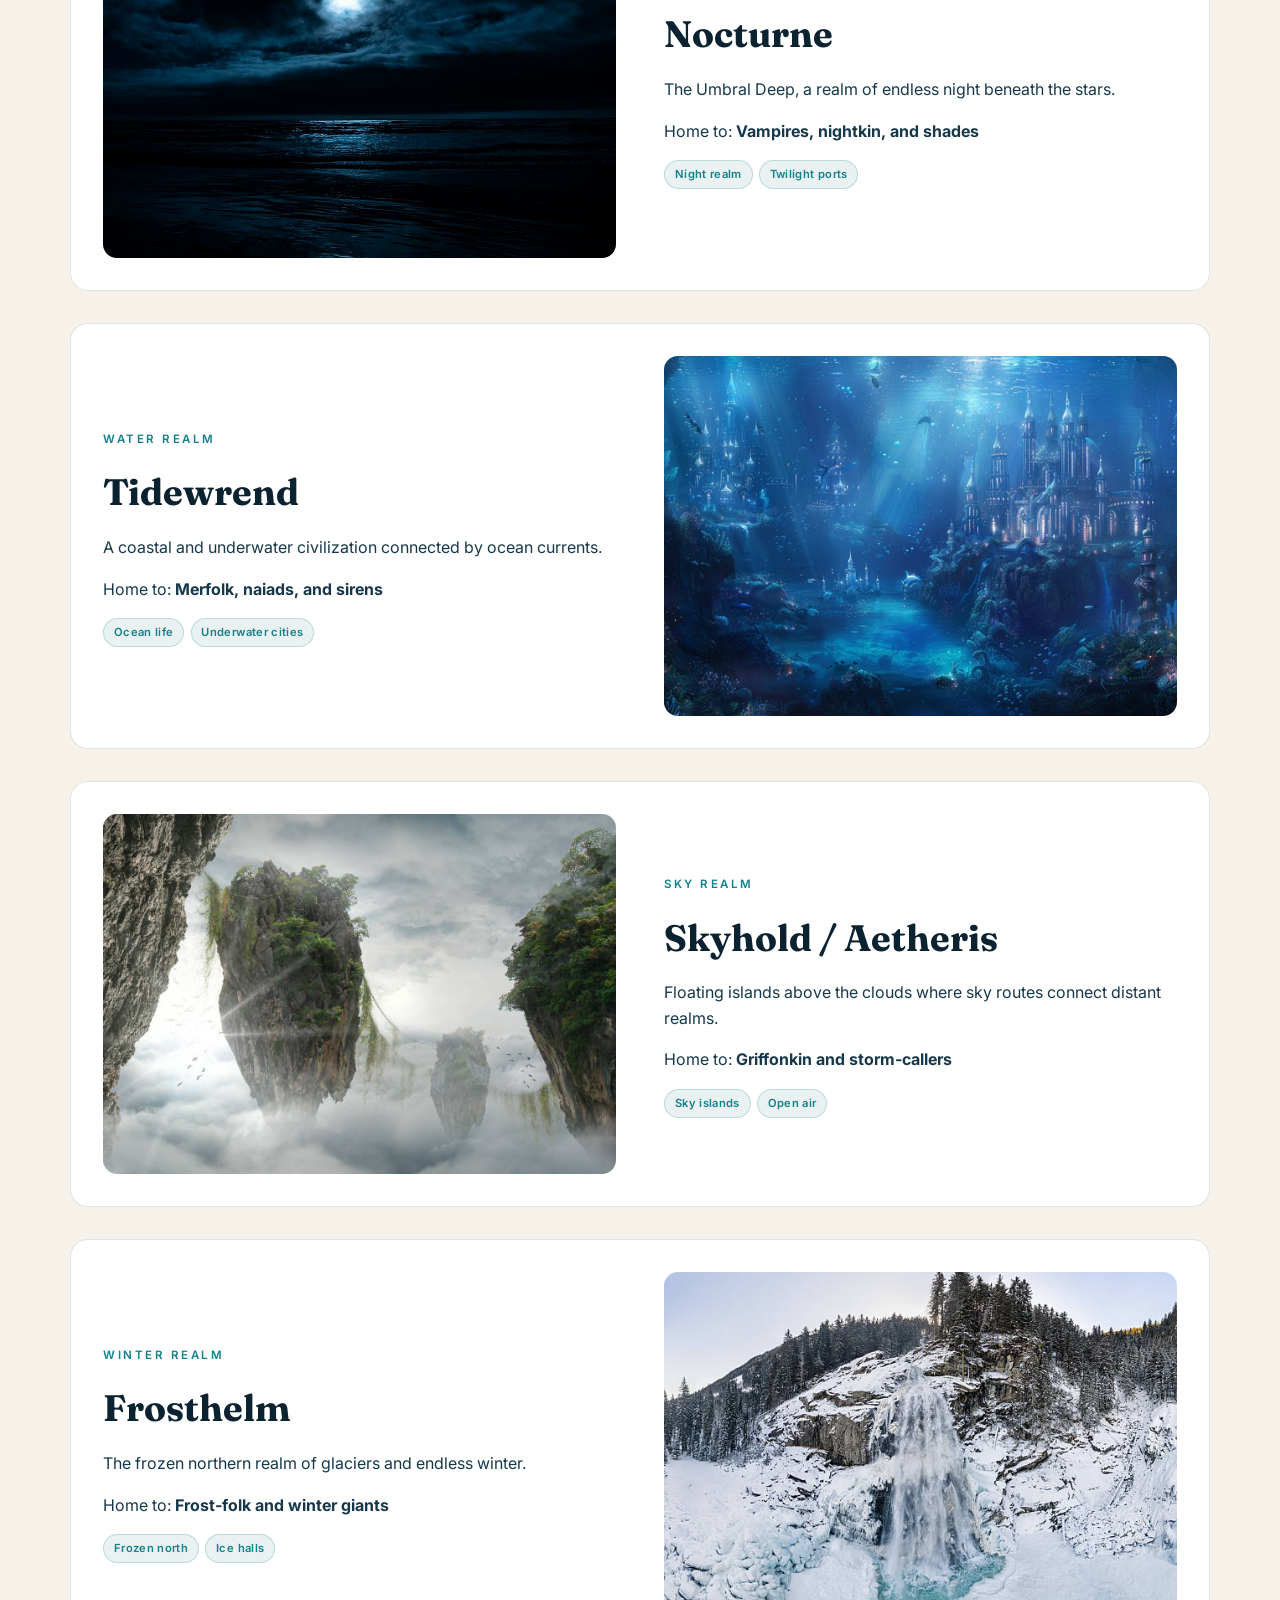
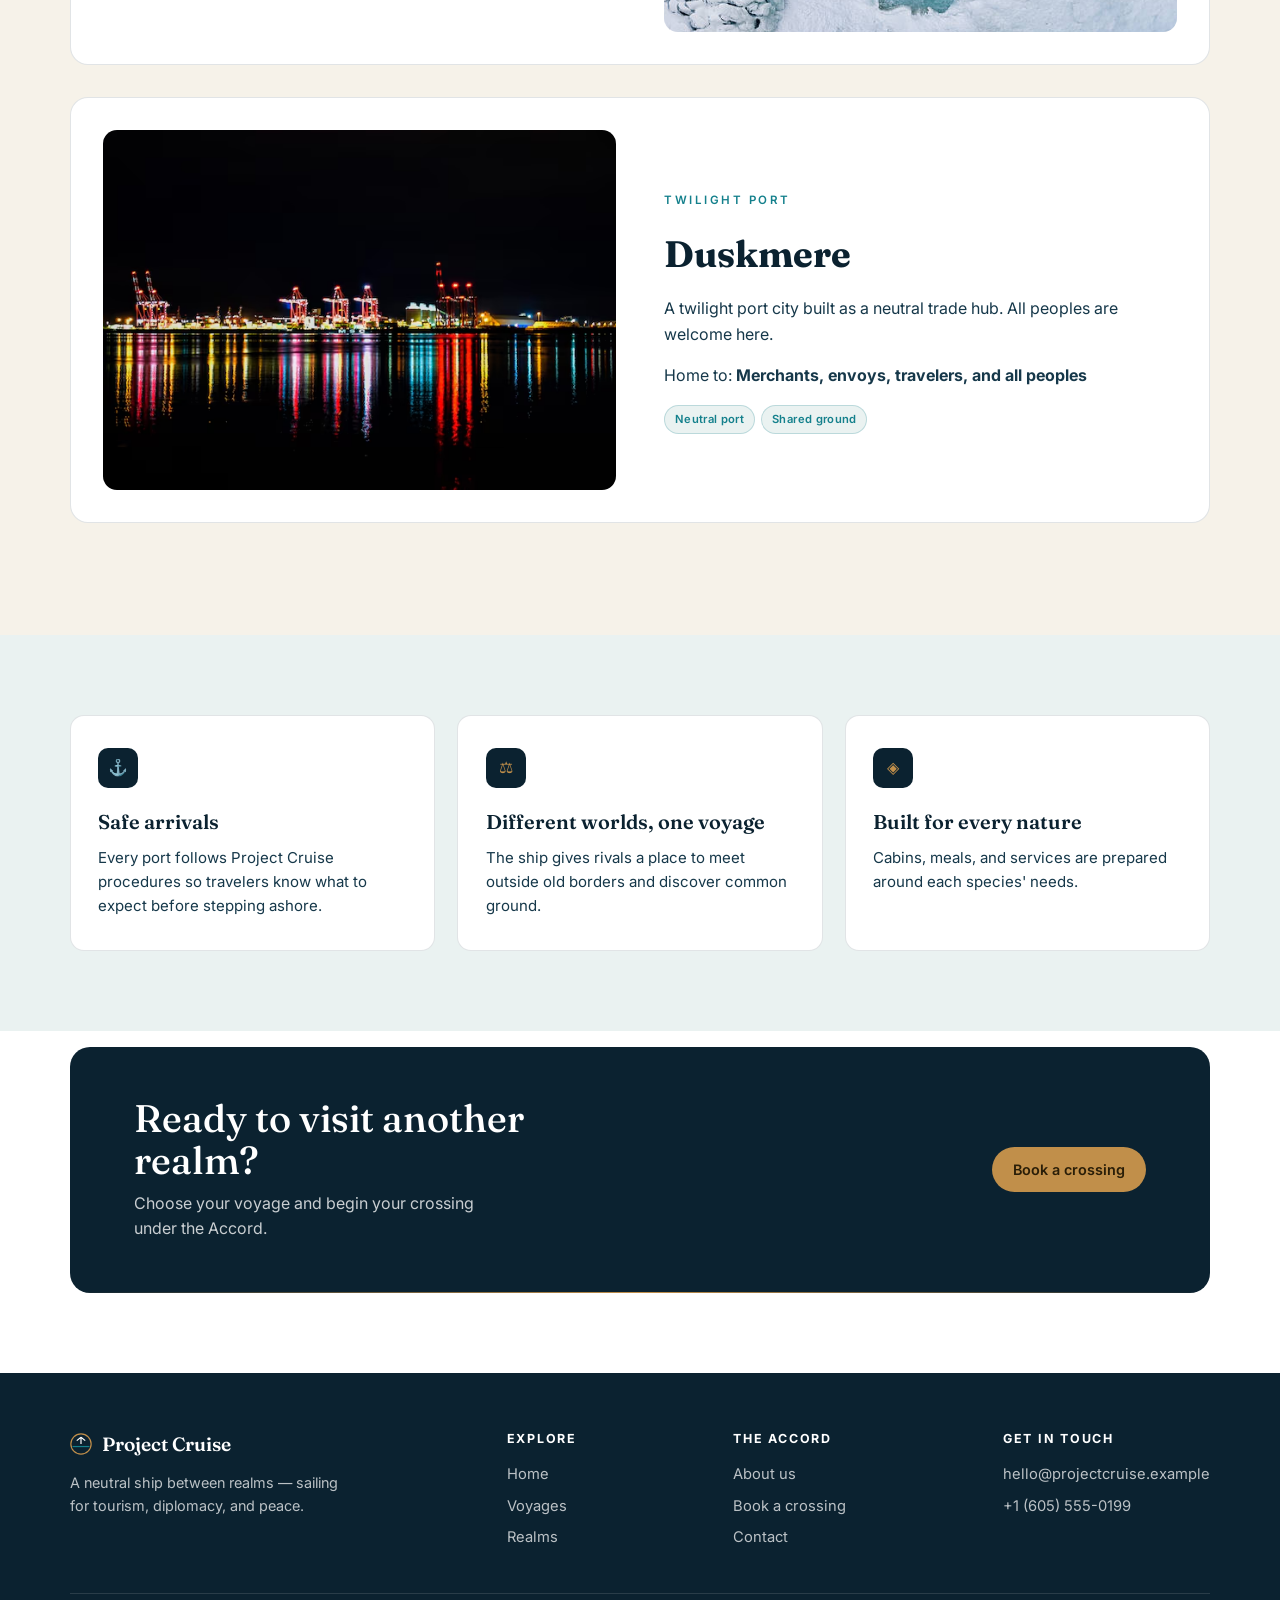
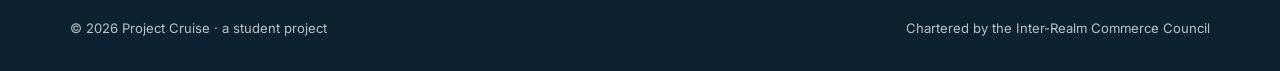
<file: destinations.html>
<!DOCTYPE html>
<html lang="en">
<head>
    <meta charset="UTF-8">
    <meta name="viewport" content="width=device-width, initial-scale=1.0">
    <title>Realms — Project Cruise</title>

    <link rel="preconnect" href="https://fonts.googleapis.com">
    <link rel="preconnect" href="https://fonts.gstatic.com" crossorigin>
    <link href="https://fonts.googleapis.com/css2?family=Fraunces:opsz,wght@9..144,400;9..144,500;9..144,600&family=Inter:wght@400;500;600&display=swap" rel="stylesheet">

    <link rel="stylesheet" href="css/cruise.css">
    <script src="js/components.js" defer></script>
</head>

<body>

    <div id="nav-placeholder"></div>

    <section class="page-hero">
        <div class="wrap">
            <span class="eyebrow" style="color:#7fd6cf">Ports of call</span>

            <h1>Realms beyond the horizon.</h1>

            <p>
                Each destination offers a different culture, landscape, and people.
                Every port welcomes guests under the Accord.
            </p>
        </div>
    </section>

    <section class="destinations">
        <div class="wrap">

            <article class="destination-card">
                <img src="images/destinations/sylvangarde-forest.jpg" alt="Sylvangarde forest">

                <div class="destination-info">
                    <span class="eyebrow">Forest Realm</span>

                    <h2>Sylvangarde</h2>

                    <p>
                        A vast living forest where ancient trees, magic,
                        and nature exist together.
                    </p>

                    <p>
                        Home to:
                        <strong>Dryads, fae, and beastfolk</strong>
                    </p>

                    <div class="chips">
                        <span class="chip">Living forest</span>
                        <span class="chip">Nature magic</span>
                    </div>
                </div>
            </article>

            <article class="destination-card reverse">
                <img src="images/destinations/emerreach-coast.jpg" alt="Emberreach volcano">

                <div class="destination-info">
                    <span class="eyebrow">Fire Realm</span>

                    <h2>Emberreach</h2>

                    <p>
                        Obsidian shores and volcanic landscapes shaped by heat and flame.
                    </p>

                    <p>
                        Home to:
                        <strong>Emberkin and dragonkin</strong>
                    </p>

                    <div class="chips">
                        <span class="chip">Volcanic coast</span>
                        <span class="chip">Fire culture</span>
                    </div>
                </div>
            </article>

            <article class="destination-card">
                <img src="images/destinations/nocturne-umbral-deep.jpg" alt="Nocturne realm">

                <div class="destination-info">
                    <span class="eyebrow">Night Realm</span>

                    <h2>Nocturne</h2>

                    <p>
                        The Umbral Deep, a realm of endless night beneath the stars.
                    </p>

                    <p>
                        Home to:
                        <strong>Vampires, nightkin, and shades</strong>
                    </p>

                    <div class="chips">
                        <span class="chip">Night realm</span>
                        <span class="chip">Twilight ports</span>
                    </div>
                </div>
            </article>

            <article class="destination-card reverse">
                <img src="images/destinations/tidewrend-underwater.jpg" alt="Tidewrend water realm">

                <div class="destination-info">
                    <span class="eyebrow">Water Realm</span>

                    <h2>Tidewrend</h2>

                    <p>
                        A coastal and underwater civilization connected by ocean currents.
                    </p>

                    <p>
                        Home to:
                        <strong>Merfolk, naiads, and sirens</strong>
                    </p>

                    <div class="chips">
                        <span class="chip">Ocean life</span>
                        <span class="chip">Underwater cities</span>
                    </div>
                </div>
            </article>

            <article class="destination-card">
                <img src="images/destinations/skyhold-aetheris-islands.jpg" alt="Skyhold and Aetheris islands">

                <div class="destination-info">
                    <span class="eyebrow">Sky Realm</span>

                    <h2>Skyhold / Aetheris</h2>

                    <p>
                        Floating islands above the clouds where sky routes connect distant realms.
                    </p>

                    <p>
                        Home to:
                        <strong>Griffonkin and storm-callers</strong>
                    </p>

                    <div class="chips">
                        <span class="chip">Sky islands</span>
                        <span class="chip">Open air</span>
                    </div>
                </div>
            </article>

            <article class="destination-card reverse">
                <img src="images/destinations/frosthelm-hill.jpg" alt="Frosthelm realm">

                <div class="destination-info">
                    <span class="eyebrow">Winter Realm</span>

                    <h2>Frosthelm</h2>

                    <p>
                        The frozen northern realm of glaciers and endless winter.
                    </p>

                    <p>
                        Home to:
                        <strong>Frost-folk and winter giants</strong>
                    </p>

                    <div class="chips">
                        <span class="chip">Frozen north</span>
                        <span class="chip">Ice halls</span>
                    </div>
                </div>
            </article>

            <article class="destination-card">
                <img src="images/destinations/Duskmere.jpg" alt="Duskmere realm">

                <div class="destination-info">
                    <span class="eyebrow">Twilight Port</span>

                    <h2>Duskmere</h2>

                    <p>
                        A twilight port city built as a neutral trade hub.
                        All peoples are welcome here.
                    </p>

                    <p>
                        Home to:
                        <strong>Merchants, envoys, travelers, and all peoples</strong>
                    </p>

                    <div class="chips">
                        <span class="chip">Neutral port</span>
                        <span class="chip">Shared ground</span>
                    </div>
                </div>
            </article>

        </div>
    </section>

    <section class="why">
        <div class="wrap">
            <div class="why-grid">

                <div class="why-card reveal">
                    <div class="mark">⚓</div>

                    <h3>Safe arrivals</h3>

                    <p>
                        Every port follows Project Cruise procedures so travelers
                        know what to expect before stepping ashore.
                    </p>
                </div>

                <div class="why-card reveal">
                    <div class="mark">⚖</div>

                    <h3>Different worlds, one voyage</h3>

                    <p>
                        The ship gives rivals a place to meet outside old borders
                        and discover common ground.
                    </p>
                </div>

                <div class="why-card reveal">
                    <div class="mark">◈</div>

                    <h3>Built for every nature</h3>

                    <p>
                        Cabins, meals, and services are prepared around each species'
                        needs.
                    </p>
                </div>

            </div>
        </div>
    </section>

    <section style="padding-top:1rem">
        <div class="wrap">
            <div class="cta-band reveal">
                <div>
                    <h2>Ready to visit another realm?</h2>

                    <p>
                        Choose your voyage and begin your crossing under the Accord.
                    </p>
                </div>

                <a class="btn btn-brass" href="booking.html">Book a crossing</a>
            </div>
        </div>
    </section>

    <div id="footer-placeholder"></div>

    <script>
        const io = new IntersectionObserver((entries) => {
            entries.forEach(entry => {
                if (entry.isIntersecting) {
                    entry.target.classList.add('in');
                    io.unobserve(entry.target);
                }
            });
        }, { threshold: .15 });

        document.querySelectorAll('.reveal').forEach(element => io.observe(element));
    </script>

</body>
</html>
</file>
<file: css/cruise.css>
:root {
    --ink: #0B2230;
    --ink-soft: #16384a;
    --sea: #14808C;
    --brass: #C18F4A;
    --foam: #EAF2F1;
    --sand: #F6F2E9;
    --white: #FFFFFF;
    --line: rgba(11,34,48,.12);
    --display: "Fraunces",Georgia,serif;
    --body: "Inter",-apple-system,BlinkMacSystemFont,sans-serif;
}

* {
    box-sizing: border-box;
    margin: 0;
    padding: 0
}

html {
    scroll-behavior: smooth
}

body {
    font-family: var(--body);
    color: var(--ink);
    background: var(--white);
    line-height: 1.6;
    -webkit-font-smoothing: antialiased;
}

a {
    color: inherit;
    text-decoration: none
}

.wrap {
    width: min(1140px,92vw);
    margin-inline: auto
}

.eyebrow {
    font-size: .72rem;
    letter-spacing: .22em;
    text-transform: uppercase;
    font-weight: 600;
    color: var(--sea);
}

/* ---- Nav ---- */
header.nav {
    position: sticky;
    top: 0;
    z-index: 50;
    background: rgba(255,255,255,.86);
    backdrop-filter: blur(10px);
    border-bottom: 1px solid var(--line);
}

.nav-inner {
    display: flex;
    align-items: center;
    justify-content: space-between;
    height: 68px
}

.brand {
    display: flex;
    align-items: center;
    gap: .6rem;
    font-family: var(--display);
    font-weight: 600;
    font-size: 1.15rem;
    letter-spacing: .01em
}

    .brand svg {
        flex: none
    }

.nav-links {
    display: flex;
    align-items: center;
    gap: 1.9rem;
    font-size: .92rem;
    font-weight: 500
}

    .nav-links a {
        position: relative;
        padding: .2rem 0;
        color: var(--ink-soft)
    }

        .nav-links a:hover {
            color: var(--ink)
        }

        .nav-links a::after {
            content: "";
            position: absolute;
            left: 0;
            bottom: -2px;
            width: 0;
            height: 1.5px;
            background: var(--brass);
            transition: width .25s ease
        }

        .nav-links a:hover::after {
            width: 100%
        }

.btn {
    display: inline-flex;
    align-items: center;
    gap: .5rem;
    font-weight: 600;
    font-size: .9rem;
    border-radius: 999px;
    padding: .62rem 1.25rem;
    cursor: pointer;
    border: 1px solid transparent;
    font-family: var(--body);
    transition: transform .15s ease, box-shadow .2s ease, background .2s ease;
}

.btn-primary {
    background: var(--ink);
    color: var(--white)
}

    .btn-primary:hover {
        transform: translateY(-1px);
        box-shadow: 0 8px 22px -10px rgba(11,34,48,.6)
    }

.btn-ghost {
    background: transparent;
    border-color: rgba(255,255,255,.4);
    color: var(--white)
}

    .btn-ghost:hover {
        background: rgba(255,255,255,.12)
    }

.btn-brass {
    background: var(--brass);
    color: #2a1e08
}

    .btn-brass:hover {
        transform: translateY(-1px);
        box-shadow: 0 8px 22px -10px rgba(193,143,74,.7)
    }

.nav-toggle {
    display: none;
    background: none;
    border: 0;
    cursor: pointer;
    padding: .3rem
}

    .nav-toggle span {
        display: block;
        width: 24px;
        height: 2px;
        background: var(--ink);
        margin: 5px 0;
        transition: .25s
    }

/* ---- Hero (homepage) ---- */
.hero {
    position: relative;
    color: var(--white);
    overflow: hidden;
    background: radial-gradient(120% 80% at 70% 10%, rgba(20,128,140,.55), transparent 60%), linear-gradient(180deg, #0B2230 0%, #0E3242 52%, #114050 64%, #14808C 100%);
}

    .hero::after { /* horizon line — the signature */
        content: "";
        position: absolute;
        left: 0;
        right: 0;
        top: 64%;
        height: 1px;
        background: linear-gradient(90deg,transparent,rgba(255,255,255,.55) 20%,rgba(193,143,74,.8) 50%,rgba(255,255,255,.55) 80%,transparent);
        opacity: .7;
    }

.hero-inner {
    position: relative;
    padding: 5.5rem 0 6.5rem;
    max-width: 660px
}

.hero h1 {
    font-family: var(--display);
    font-weight: 500;
    font-size: clamp(2.6rem,6vw,4.4rem);
    line-height: 1.02;
    letter-spacing: -.01em;
    margin: 1rem 0 1.1rem;
}

.hero p.lead {
    font-size: 1.12rem;
    color: rgba(255,255,255,.86);
    max-width: 46ch;
    margin-bottom: 2rem
}

.hero-cta {
    display: flex;
    gap: .9rem;
    flex-wrap: wrap
}

.next-departure {
    margin-top: 2.6rem;
    display: inline-flex;
    align-items: center;
    gap: .8rem;
    font-size: .8rem;
    letter-spacing: .04em;
    color: rgba(255,255,255,.8);
    border: 1px solid rgba(255,255,255,.22);
    border-radius: 999px;
    padding: .5rem .95rem;
}

    .next-departure .dot {
        width: 7px;
        height: 7px;
        border-radius: 50%;
        background: #6fe0c0;
        box-shadow: 0 0 0 4px rgba(111,224,192,.18)
    }

/* ---- Page hero (interior pages) ---- */
.page-hero {
    position: relative;
    color: var(--white);
    overflow: hidden;
    background: radial-gradient(120% 90% at 80% 0%, rgba(20,128,140,.5), transparent 60%),linear-gradient(180deg,#0B2230,#114050);
    padding: 4rem 0 4.6rem
}

    .page-hero::after {
        content: "";
        position: absolute;
        left: 0;
        right: 0;
        top: 72%;
        height: 1px;
        background: linear-gradient(90deg,transparent,rgba(255,255,255,.5) 20%,rgba(193,143,74,.8) 50%,rgba(255,255,255,.5) 80%,transparent);
        opacity: .7
    }

    .page-hero h1 {
        font-family: var(--display);
        font-weight: 500;
        font-size: clamp(2.3rem,5vw,3.4rem);
        line-height: 1.04;
        margin: .8rem 0 .7rem
    }

    .page-hero p {
        color: rgba(255,255,255,.84);
        max-width: 48ch
    }

/* ---- Section scaffolding ---- */
section {
    padding: 5rem 0
}

.sec-head {
    display: flex;
    align-items: flex-end;
    justify-content: space-between;
    gap: 2rem;
    margin-bottom: 2.6rem;
    flex-wrap: wrap
}

    .sec-head h2 {
        font-family: var(--display);
        font-weight: 500;
        font-size: clamp(1.9rem,3.6vw,2.7rem);
        line-height: 1.05;
        letter-spacing: -.01em
    }

    .sec-head p {
        color: var(--ink-soft);
        max-width: 42ch;
        margin-top: .5rem
    }

/* ---- Voyages: departures manifest ---- */
.voyages {
    background: var(--sand)
}

.manifest {
    display: grid;
    gap: 1.1rem
}

.voyage {
    background: var(--white);
    border: 1px solid var(--line);
    border-radius: 14px;
    padding: 1.5rem 1.6rem;
    display: grid;
    grid-template-columns: 1.4fr 2fr auto;
    gap: 1.5rem;
    align-items: center;
    transition: transform .25s ease, box-shadow .25s ease;
}

    .voyage:hover {
        transform: translateY(-3px);
        box-shadow: 0 18px 40px -24px rgba(11,34,48,.4)
    }

    .voyage .name {
        font-family: var(--display);
        font-size: 1.3rem;
        font-weight: 600
    }

    .voyage .route {
        font-size: .82rem;
        color: var(--sea);
        font-weight: 600;
        letter-spacing: .04em;
        margin-top: .15rem
    }

.ports {
    display: flex;
    flex-wrap: wrap;
    gap: .4rem .5rem;
    font-size: .82rem;
    color: var(--ink-soft)
}

    .ports span {
        position: relative;
        padding-right: .7rem
    }

        .ports span:not(:last-child)::after {
            content: "\203A";
            position: absolute;
            right: 0;
            color: var(--brass)
        }

.voyage .price {
    text-align: right;
    white-space: nowrap
}

    .voyage .price .from {
        display: block;
        font-size: .68rem;
        text-transform: uppercase;
        letter-spacing: .14em;
        color: var(--ink-soft)
    }

    .voyage .price .amt {
        font-family: var(--display);
        font-size: 1.5rem;
        font-weight: 600
    }

    .voyage .price .nights {
        display: block;
        font-size: .78rem;
        color: var(--ink-soft)
    }

/* ---- Why sail ---- */
.why {
    background: var(--foam)
}

.why-grid {
    display: grid;
    grid-template-columns: repeat(3,1fr);
    gap: 1.4rem
}

.why-card {
    background: var(--white);
    border-radius: 14px;
    padding: 2rem 1.7rem;
    border: 1px solid var(--line)
}

    .why-card .mark {
        width: 40px;
        height: 40px;
        display: grid;
        place-items: center;
        border-radius: 10px;
        background: var(--ink);
        color: var(--brass);
        margin-bottom: 1.1rem
    }

    .why-card h3 {
        font-family: var(--display);
        font-size: 1.25rem;
        font-weight: 600;
        margin-bottom: .5rem
    }

    .why-card p {
        font-size: .94rem;
        color: var(--ink-soft)
    }

/* ---- CTA band ---- */
.cta-band {
    background: var(--ink);
    color: var(--white);
    border-radius: 20px;
    padding: 3.2rem clamp(1.6rem,5vw,4rem);
    display: flex;
    align-items: center;
    justify-content: space-between;
    gap: 2rem;
    flex-wrap: wrap;
    position: relative;
    overflow: hidden;
}

    .cta-band::before {
        content: "";
        position: absolute;
        inset: 0;
        top: auto;
        height: 1px;
        background: linear-gradient(90deg,transparent,var(--brass),transparent);
        bottom: 0
    }

    .cta-band h2 {
        font-family: var(--display);
        font-weight: 500;
        font-size: clamp(1.7rem,3.4vw,2.4rem);
        max-width: 18ch;
        line-height: 1.08
    }

    .cta-band p {
        color: rgba(255,255,255,.78);
        margin-top: .6rem;
        max-width: 36ch
    }

/* ---- Contact ---- */
.contact {
    padding: 4.5rem 0 5rem
}

.contact-grid {
    display: grid;
    grid-template-columns: 1.3fr 1fr;
    gap: 3rem;
    align-items: start
}

form {
    display: grid;
    gap: 1.1rem
}

.field {
    display: grid;
    gap: .4rem
}

    .field label {
        font-size: .82rem;
        font-weight: 600;
        letter-spacing: .02em
    }

    .field input, .field textarea {
        font-family: var(--body);
        font-size: .96rem;
        color: var(--ink);
        border: 1px solid var(--line);
        border-radius: 10px;
        padding: .8rem .9rem;
        background: var(--white);
        transition: border-color .2s ease,box-shadow .2s ease;
        width: 100%;
    }

    .field textarea {
        min-height: 140px;
        resize: vertical
    }

        .field input:focus, .field textarea:focus {
            outline: none;
            border-color: var(--sea);
            box-shadow: 0 0 0 3px rgba(20,128,140,.14)
        }

.row2 {
    display: grid;
    grid-template-columns: 1fr 1fr;
    gap: 1.1rem
}

.form-note {
    font-size: .82rem;
    color: var(--ink-soft)
}

.success {
    display: none;
    background: var(--foam);
    border: 1px solid var(--sea);
    border-radius: 12px;
    padding: 1.1rem 1.2rem;
    color: var(--ink);
    font-size: .95rem;
}

    .success.show {
        display: block
    }

    .success strong {
        font-family: var(--display)
    }

.details {
    background: var(--sand);
    border: 1px solid var(--line);
    border-radius: 16px;
    padding: 2rem 1.8rem
}

    .details h2 {
        font-family: var(--display);
        font-weight: 600;
        font-size: 1.4rem;
        margin-bottom: 1.3rem
    }

.detail {
    display: flex;
    gap: .9rem;
    margin-bottom: 1.3rem
}

    .detail .ic {
        flex: none;
        width: 38px;
        height: 38px;
        border-radius: 10px;
        background: var(--ink);
        color: var(--brass);
        display: grid;
        place-items: center;
        font-size: 1.05rem
    }

    .detail .lab {
        font-size: .72rem;
        text-transform: uppercase;
        letter-spacing: .12em;
        color: var(--ink-soft);
        margin-bottom: .15rem
    }

    .detail .val {
        font-size: .98rem;
        font-weight: 500
    }

        .detail .val a:hover {
            color: var(--sea)
        }

.hours {
    border-top: 1px solid var(--line);
    margin-top: .4rem;
    padding-top: 1.2rem;
    font-size: .9rem;
    color: var(--ink-soft)
}

    .hours div {
        display: flex;
        justify-content: space-between;
        margin-bottom: .35rem
    }

/* ---- Footer ---- */
footer {
    background: var(--ink);
    color: rgba(255,255,255,.72);
    padding: 3.5rem 0 2rem
}

.foot-grid {
    display: flex;
    justify-content: space-between;
    gap: 2rem;
    flex-wrap: wrap;
    padding-bottom: 2.2rem;
    border-bottom: 1px solid rgba(255,255,255,.12)
}

.foot-brand {
    font-family: var(--display);
    color: var(--white);
    font-size: 1.2rem;
    font-weight: 600;
    display: flex;
    align-items: center;
    gap: .6rem;
    margin-bottom: .7rem
}

.foot-col h4 {
    color: var(--white);
    font-size: .78rem;
    letter-spacing: .14em;
    text-transform: uppercase;
    margin-bottom: .9rem
}

.foot-col a {
    display: block;
    font-size: .92rem;
    margin-bottom: .5rem;
    color: rgba(255,255,255,.72)
}

    .foot-col a:hover {
        color: var(--brass)
    }

.foot-bottom {
    padding-top: 1.5rem;
    font-size: .82rem;
    display: flex;
    justify-content: space-between;
    flex-wrap: wrap;
    gap: .5rem
}

/* ---- Reveal animation ---- */
.reveal {
    opacity: 0;
    transform: translateY(22px);
    transition: opacity .7s ease,transform .7s ease
}

    .reveal.in {
        opacity: 1;
        transform: none
    }

/* ---- Responsive ---- */
@media(max-width:860px) {
    .nav-links {
        position: fixed;
        inset: 68px 0 auto 0;
        flex-direction: column;
        gap: 0;
        background: var(--white);
        border-bottom: 1px solid var(--line);
        padding: .5rem 0;
        transform: translateY(-130%);
        transition: transform .3s ease;
    }

        .nav-links.open {
            transform: none
        }

        .nav-links a {
            padding: .9rem 6vw;
            width: 100%
        }

        .nav-links .btn {
            margin: .6rem 6vw;
            justify-content: center
        }

    .nav-toggle {
        display: block
    }

    .voyage {
        grid-template-columns: 1fr;
        gap: .9rem
    }

        .voyage .price {
            text-align: left
        }

    .why-grid {
        grid-template-columns: 1fr
    }

    .contact-grid {
        grid-template-columns: 1fr;
        gap: 2rem
    }

    .row2 {
        grid-template-columns: 1fr
    }
}

@media(prefers-reduced-motion:reduce) {
    * {
        animation: none !important;
        transition: none !important;
        scroll-behavior: auto !important
    }

    .reveal {
        opacity: 1;
        transform: none
    }
}

:focus-visible {
    outline: 2px solid var(--brass);
    outline-offset: 3px;
    border-radius: 4px
}

/* ---- Species accommodations (magical theme) ---- */
.species {
    background: var(--white)
}

.species-grid {
    display: grid;
    grid-template-columns: repeat(4,1fr);
    gap: 1.1rem
}

.species-card {
    border: 1px solid var(--line);
    border-radius: 14px;
    padding: 1.5rem 1.3rem;
    background: var(--white);
    transition: transform .25s ease,box-shadow .25s ease
}

    .species-card:hover {
        transform: translateY(-3px);
        box-shadow: 0 18px 40px -24px rgba(11,34,48,.4)
    }

    .species-card .sp {
        font-family: var(--display);
        font-size: 1.18rem;
        font-weight: 600;
        margin-bottom: .5rem
    }

    .species-card p {
        font-size: .9rem;
        color: var(--ink-soft);
        margin-bottom: 1rem
    }

.chips {
    display: flex;
    flex-wrap: wrap;
    gap: .4rem
}

.chip {
    font-size: .7rem;
    letter-spacing: .03em;
    background: var(--foam);
    color: var(--sea);
    border: 1px solid rgba(20,128,140,.22);
    border-radius: 999px;
    padding: .28rem .62rem;
    font-weight: 600
}

.accord-note {
    background: var(--sand);
    border: 1px solid var(--line);
    border-left: 3px solid var(--brass);
    border-radius: 12px;
    padding: 1.2rem 1.4rem;
    font-size: .92rem;
    color: var(--ink-soft);
    margin-top: 2rem
}

    .accord-note strong {
        color: var(--ink);
        font-family: var(--display)
    }

@media(max-width:860px) {
    .species-grid {
        grid-template-columns: 1fr 1fr
    }
}

@media(max-width:520px) {
    .species-grid {
        grid-template-columns: 1fr
    }
}

/* ---- Destinations ---- */

.destinations{
    background:var(--sand);
}


.destination-card{

    display:grid;
    grid-template-columns:1fr 1fr;

    gap:3rem;

    align-items:center;

    background:white;

    border:1px solid var(--line);

    border-radius:18px;

    padding:2rem;

    margin-bottom:2rem;

}


.destination-card img{

    width:100%;

    height:360px;

    object-fit:cover;

    border-radius:14px;

}


.destination-info h2{

    font-family:var(--display);

    font-size:2.3rem;

    margin:.8rem 0;

}


.destination-info p{

    color:var(--ink-soft);

    margin-bottom:1rem;

}



.destination-card.reverse img{

    order:2;

}


@media(max-width:860px){

.destination-card,
.destination-card.reverse{

    grid-template-columns:1fr;

}


.destination-card.reverse img{

    order:0;

}


.destination-card img{

    height:260px;

}

}
/* =========================================================
   Shared page expansion — applies the cruise theme site-wide
   ========================================================= */
main { min-height: 70vh; }

.page-hero {
    color: var(--white);
    background:
        radial-gradient(100% 80% at 82% 10%, rgba(20,128,140,.48), transparent 55%),
        linear-gradient(180deg, #0B2230 0%, #0E3242 55%, #123d4f 100%);
    padding: 5.2rem 0 4.6rem;
    position: relative;
    overflow: hidden;
}

.page-hero::after {
    content: "";
    position: absolute;
    left: 0;
    right: 0;
    bottom: 0;
    height: 1px;
    background: linear-gradient(90deg, transparent, rgba(193,143,74,.8), transparent);
}

.page-hero h1 {
    font-family: var(--display);
    font-weight: 500;
    font-size: clamp(2.25rem, 5vw, 4rem);
    line-height: 1.05;
    max-width: 780px;
    margin: .85rem 0 1rem;
}

.page-hero p {
    max-width: 760px;
    color: rgba(255,255,255,.84);
    font-size: 1.05rem;
}

.page-hero .eyebrow,
.hero .eyebrow { color: #7fd6cf; }

.content-section { padding: 4.7rem 0; }
.content-section.alt { background: var(--sand); }
.section-action { margin-top: 2rem; text-align: center; }

.sec-head {
    display: flex;
    align-items: end;
    justify-content: space-between;
    gap: 2rem;
    margin-bottom: 2rem;
}

.sec-head h2,
.content-section h2,
.booking-summary h2,
.details h2 {
    font-family: var(--display);
    font-weight: 500;
    font-size: clamp(2rem, 4vw, 3rem);
    line-height: 1.08;
    margin: .5rem 0 .75rem;
}

.sec-head p { max-width: 520px; color: var(--ink-soft); }

.card-grid {
    display: grid;
    grid-template-columns: repeat(2, minmax(0, 1fr));
    gap: 1.1rem;
}
.card-grid.three { grid-template-columns: repeat(3, minmax(0, 1fr)); }
.card-grid.four { grid-template-columns: repeat(4, minmax(0, 1fr)); }

.info-card,
.callout-card,
.fare-card,
.booking-summary,
.details,
.booking-form,
.mini-ledger {
    background: var(--white);
    border: 1px solid var(--line);
    border-radius: 22px;
    box-shadow: 0 20px 50px -42px rgba(11,34,48,.55);
}

.info-card,
.callout-card,
.fare-card { padding: 1.5rem; }
.info-card h3,
.callout-card h3,
.fare-card h3,
.verification-card h3 {
    font-family: var(--display);
    font-size: 1.35rem;
    margin-bottom: .55rem;
}
.info-card p,
.callout-card p,
.fare-card p { color: var(--ink-soft); }

.split-grid,
.booking-grid,
.contact-grid {
    display: grid;
    grid-template-columns: minmax(0, 1.2fr) minmax(300px, .8fr);
    gap: 2rem;
    align-items: start;
}
.reverse-split { grid-template-columns: minmax(300px, .8fr) minmax(0, 1.2fr); }
.reverse-split > :first-child { order: 2; }
.reverse-split > :last-child { order: 1; }

.mini-ledger { padding: 1.4rem; }
.mini-ledger div,
.summary-row,
.hours div {
    display: flex;
    justify-content: space-between;
    gap: 1rem;
    padding: .85rem 0;
    border-bottom: 1px solid var(--line);
}
.mini-ledger div:last-child,
.summary-row:last-child,
.hours div:last-child { border-bottom: 0; }
.mini-ledger span,
.summary-row span,
.hours span:first-child { color: var(--ink-soft); }

.voyage-list { display: grid; gap: 1.35rem; }
.voyage-detail {
    display: grid;
    grid-template-columns: minmax(0, 1fr) 280px;
    gap: 1.3rem;
    padding: 1.4rem;
    background: var(--white);
    border: 1px solid var(--line);
    border-radius: 26px;
}
.voyage-main h2 {
    font-family: var(--display);
    font-size: clamp(1.8rem, 3vw, 2.6rem);
    line-height: 1.1;
    margin: .35rem 0;
}
.route { color: var(--sea); font-weight: 600; margin-bottom: .65rem; }
.fare-card .btn { margin-top: 1rem; width: 100%; justify-content: center; }

.realm-grid {
    display: grid;
    grid-template-columns: repeat(3, minmax(0, 1fr));
    gap: 1.15rem;
}
.realm-card {
    min-height: 310px;
    padding: 1.5rem;
    border-radius: 26px;
    color: var(--white);
    display: flex;
    flex-direction: column;
    justify-content: end;
    overflow: hidden;
    position: relative;
    isolation: isolate;
    background: linear-gradient(160deg, #0B2230, #14808C);
}
.realm-card::before {
    content: "";
    position: absolute;
    inset: 0;
    z-index: -1;
    opacity: .72;
    background: radial-gradient(circle at 25% 12%, rgba(255,255,255,.25), transparent 28%), linear-gradient(160deg, rgba(11,34,48,.35), rgba(11,34,48,.88));
}
.realm-card h2 { font-family: var(--display); font-size: 2rem; margin: .4rem 0; }
.realm-card p { color: rgba(255,255,255,.86); margin-bottom: .6rem; }
.realm-card .eyebrow { color: #9ce7df; }
.realm-card .chip { color: var(--white); border-color: rgba(255,255,255,.28); background: rgba(255,255,255,.1); }
.realm-card.wide { grid-column: span 3; min-height: 230px; }
.realm-card.sylvangarde { background: linear-gradient(160deg, #133d2c, #71a35d); }
.realm-card.emberreach { background: linear-gradient(160deg, #4d1d16, #c46a32); }
.realm-card.nocturne { background: linear-gradient(160deg, #120e27, #3d335f); }
.realm-card.tidewrend { background: linear-gradient(160deg, #0b4d61, #14808C); }
.realm-card.skyhold { background: linear-gradient(160deg, #31506f, #8fb8c8); }
.realm-card.frosthelm { background: linear-gradient(160deg, #29465d, #b9dbe4); }
.realm-card.duskmere { background: linear-gradient(160deg, #2c2445, #C18F4A); }

.booking-form,
.booking-summary,
.details { padding: 1.6rem; }
.form-step {
    padding: 1.35rem 0;
    border-bottom: 1px solid var(--line);
}
.form-step:first-child { padding-top: 0; }
.form-step:last-of-type { border-bottom: 0; }
.step-label {
    color: var(--sea);
    text-transform: uppercase;
    letter-spacing: .14em;
    font-size: .72rem;
    font-weight: 700;
}
.field { display: grid; gap: .45rem; margin-bottom: 1rem; }
.row2 { display: grid; grid-template-columns: repeat(2, minmax(0,1fr)); gap: 1rem; }
label { font-weight: 600; color: var(--ink); }
input,
select,
textarea {
    width: 100%;
    border: 1px solid var(--line);
    border-radius: 14px;
    padding: .82rem .9rem;
    font: inherit;
    color: var(--ink);
    background: #fff;
}
textarea { min-height: 130px; resize: vertical; }
input:focus,
select:focus,
textarea:focus {
    outline: 3px solid rgba(20,128,140,.16);
    border-color: var(--sea);
}
.check-field label { display: flex; gap: .7rem; align-items: flex-start; font-weight: 500; }
.check-field input { width: auto; margin-top: .35rem; }
.verified-step { background: linear-gradient(180deg, rgba(20,128,140,.08), transparent); margin-inline: -1.6rem; padding-inline: 1.6rem; }
.booking-summary { position: sticky; top: 92px; }
.summary-row.total { font-size: 1.25rem; color: var(--ink); }
.verification-card {
    margin-top: 1rem;
    padding: 1rem;
    border-radius: 18px;
    background: var(--foam);
    border: 1px solid rgba(20,128,140,.18);
}
.success {
    display: none;
    margin: 0 0 1rem;
    padding: 1rem;
    border-radius: 16px;
    background: rgba(20,128,140,.12);
    border: 1px solid rgba(20,128,140,.25);
    color: var(--ink);
}
.success.show { display: block; }
.form-note { display: inline-block; color: var(--ink-soft); font-size: .9rem; margin-top: .8rem; }

.detail { display: flex; gap: .9rem; padding: 1rem 0; border-bottom: 1px solid var(--line); }
.ic {
    width: 2.2rem;
    height: 2.2rem;
    display: grid;
    place-items: center;
    border-radius: 999px;
    background: var(--foam);
    color: var(--sea);
    flex: none;
}
.lab { font-size: .78rem; color: var(--ink-soft); text-transform: uppercase; letter-spacing: .08em; }
.val { font-weight: 600; }

.foot-intro p { font-size: .9rem; color: rgba(255,255,255,.72); max-width: 280px; }

.reveal { opacity: 0; transform: translateY(14px); transition: opacity .55s ease, transform .55s ease; }
.reveal.in { opacity: 1; transform: translateY(0); }

@media (max-width: 920px) {
    .nav-toggle { display: block; }
    .nav-links {
        position: absolute;
        left: 4vw;
        right: 4vw;
        top: 74px;
        display: none;
        flex-direction: column;
        align-items: stretch;
        gap: .3rem;
        padding: 1rem;
        background: rgba(255,255,255,.96);
        border: 1px solid var(--line);
        border-radius: 18px;
        box-shadow: 0 20px 50px -35px rgba(11,34,48,.7);
    }
    .nav-links.open { display: flex; }
    .nav-links .btn { justify-content: center; }
    .sec-head,
    .split-grid,
    .booking-grid,
    .contact-grid,
    .voyage-detail,
    .reverse-split {
        grid-template-columns: 1fr;
    }
    .reverse-split > :first-child,
    .reverse-split > :last-child { order: initial; }
    .card-grid.three,
    .card-grid.four,
    .card-grid,
    .realm-grid { grid-template-columns: 1fr; }
    .realm-card.wide { grid-column: auto; }
    .booking-summary { position: static; }
}

@media (max-width: 620px) {
    .row2 { grid-template-columns: 1fr; }
    .content-section { padding: 3.3rem 0; }
    .hero-inner { padding: 4rem 0 5rem; }
    .manifest .voyage,
    .voyage { grid-template-columns: 1fr; }
}

.nav-links a.active:not(.btn) {
    color: var(--ink);
}
.nav-links a.active:not(.btn)::after {
    width: 100%;
}
</file>
